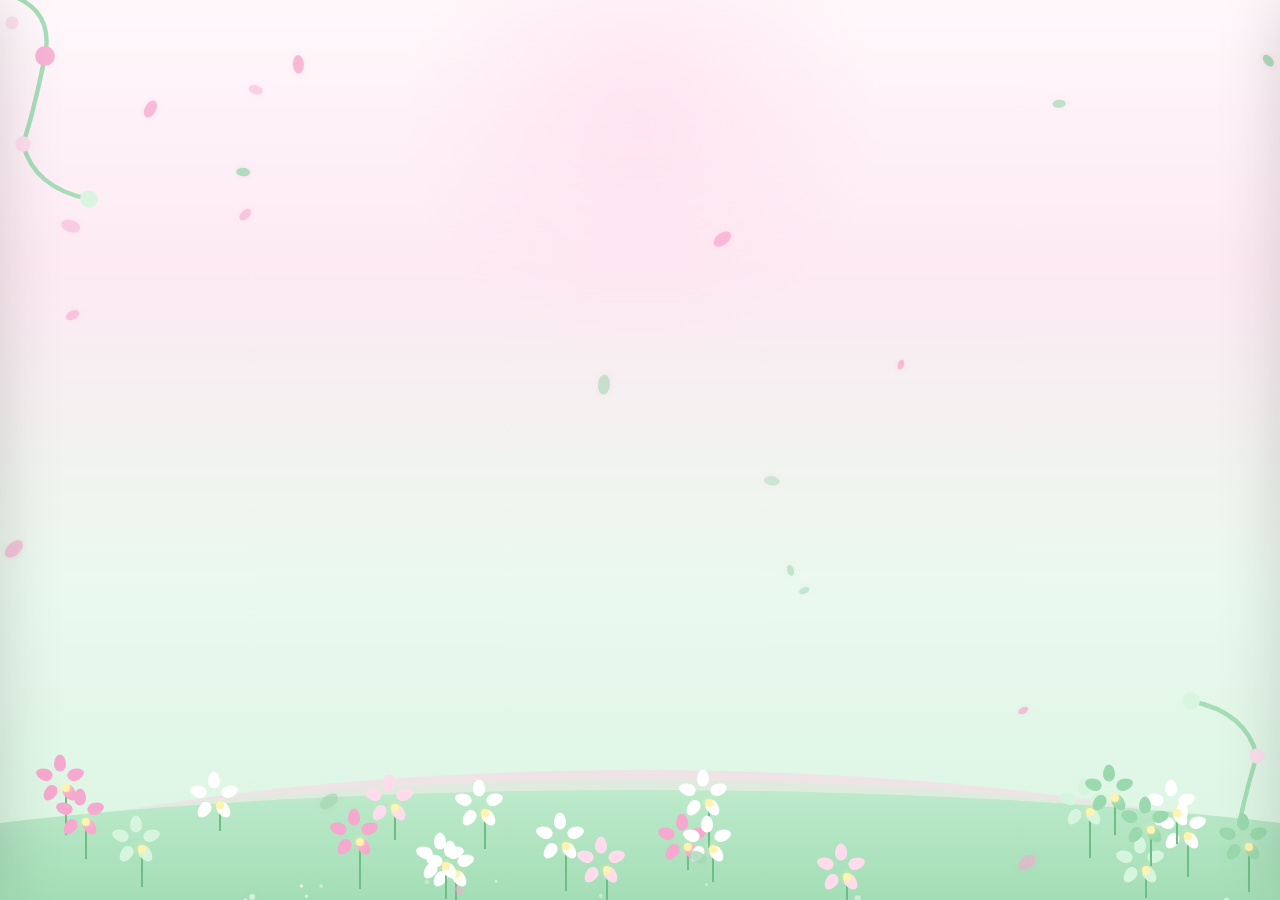
<file: index.html>
<!DOCTYPE html>
<html lang="th">
<head>
    <meta charset="UTF-8">
    <meta name="viewport" content="width=device-width, initial-scale=1.0">
    <title>PORTFOLIO - นางสาวอริสรา  แซ่ตั๊ง</title>
    <link href="https://fonts.googleapis.com/css2?family=Cinzel:wght@500;700&family=Prompt:wght@300;400;500;600&display=swap" rel="stylesheet">
    <link rel="stylesheet" href="https://cdnjs.cloudflare.com/ajax/libs/font-awesome/6.4.0/css/all.min.css">
    <style>
        :root {
            --text-main: #6B4F63;        /* น้ำตาลอมม่วงหวานๆ อ่านง่าย */
            --text-soft: #8C7088;
            --pink-main: #F6A9CE;        /* ชมพูพาสเทลหลัก */
            --pink-light: #FFDCEC;       /* ชมพูอ่อน */
            --pink-glow: rgba(246, 169, 206, 0.35);
            --green-main: #9AD9AE;       /* เขียวพาสเทลหลัก */
            --green-light: #D6F5DE;      /* เขียวอ่อน */
            --green-dark: #6FBE87;
            --sky-bg: linear-gradient(180deg, #FFF8FB 0%, #FDEAF3 30%, #EAF9EE 65%, #D9F5E1 100%);
        }

        * {
            margin: 0;
            padding: 0;
            box-sizing: border-box;
            user-select: none;
        }

        body, html {
            width: 100%;
            height: 100%;
            overflow: hidden;
            font-family: 'Prompt', sans-serif;
            background: var(--sky-bg);
            color: var(--text-main);
            cursor: pointer;
            opacity: 1;
            transition: opacity 0.8s cubic-bezier(0.25, 1, 0.5, 1);
        }

        body.fade-out { opacity: 0; }

        /* ===== ฉากสวนดอกไม้พื้นหลัง ===== */
        .garden-scene {
            position: absolute;
            inset: 0;
            z-index: 1;
            overflow: hidden;
            pointer-events: none;
        }

        .sun-glow {
            position: absolute;
            top: -120px;
            left: 50%;
            transform: translateX(-50%);
            width: 480px;
            height: 480px;
            border-radius: 50%;
            background: radial-gradient(circle, rgba(255, 220, 236, 0.6) 0%, rgba(255, 220, 236, 0) 70%);
        }

        .hill {
            position: absolute;
            bottom: -60px;
            left: 50%;
            transform: translateX(-50%);
            width: 140vw;
            border-radius: 50% 50% 0 0 / 100% 100% 0 0;
        }
        .hill-1 { height: 220px; background: #FBD3E6; opacity: 0.55; bottom: -90px; }
        .hill-2 { height: 190px; background: #D7F2DE; opacity: 0.6; bottom: -70px; width: 150vw; }
        .hill-3 { height: 150px; background: linear-gradient(180deg, #BDEACB 0%, #9AD9AE 100%); bottom: -40px; width: 160vw; }

        .flower-bed { position: absolute; bottom: 0; left: 0; width: 100%; height: 160px; }

        .flower {
            position: absolute;
            width: 30px;
            height: 30px;
            animation: sway 4.5s ease-in-out infinite;
            transform-origin: 50% 100%;
        }
        .petal {
            position: absolute;
            width: 12px;
            height: 17px;
            top: 50%;
            left: 50%;
            border-radius: 50% 50% 50% 50% / 60% 60% 40% 40%;
            transform-origin: 6px 17px;
            margin-left: -6px;
            margin-top: -17px;
        }
        .flower-center {
            position: absolute;
            top: 50%; left: 50%;
            width: 8px; height: 8px;
            border-radius: 50%;
            transform: translate(-50%, -50%);
            background: #FFF3B0;
            box-shadow: 0 0 6px rgba(255, 243, 176, 0.7);
        }
        .stem {
            position: absolute;
            top: 60%; left: 50%;
            width: 2px;
            background: var(--green-dark);
            transform: translateX(-50%);
        }

        @keyframes sway {
            0%, 100% { transform: rotate(-4deg); }
            50% { transform: rotate(4deg); }
        }

        .vine-corner {
            position: absolute;
            width: 220px;
            height: 220px;
            opacity: 0.85;
        }
        .vine-tl { top: -10px; left: -10px; }
        .vine-br { bottom: -10px; right: -10px; transform: rotate(180deg); }

        #particleCanvas {
            position: absolute;
            top: 0;
            left: 0;
            width: 100%;
            height: 100%;
            z-index: 2;
            pointer-events: none;
        }

        /* ===== ประตูเปิดฉากอลังการ ===== */
        #gate-overlay {
            position: fixed;
            inset: 0;
            z-index: 20;
            display: flex;
            pointer-events: none;
        }
        .gate-panel {
            width: 50%;
            height: 100%;
            background:
                radial-gradient(circle at 50% 50%, rgba(255,255,255,0.25) 0%, rgba(255,255,255,0) 60%),
                linear-gradient(135deg, #9AD9AE 0%, #6FBE87 100%);
            position: relative;
            transition: transform 1.3s cubic-bezier(0.7, 0, 0.15, 1);
            box-shadow: 0 0 60px rgba(0,0,0,0.15);
        }
        .gate-panel::before {
            content: '';
            position: absolute;
            inset: 18px;
            border: 2px solid #FFFFFF;
            border-radius: 4px;
            box-shadow: inset 0 0 25px rgba(255,255,255,0.35);
        }
        .gate-panel.left { border-right: 2px solid #FFDCEC; }
        .gate-panel.right { border-left: 2px solid #FFDCEC; }

        .gate-emblem {
            position: fixed;
            top: 50%;
            left: 50%;
            transform: translate(-50%, -50%) scale(1);
            z-index: 21;
            width: 110px;
            height: 110px;
            border-radius: 50%;
            background: radial-gradient(circle, #fff 0%, #FFF0F7 55%, var(--pink-main) 100%);
            display: flex;
            align-items: center;
            justify-content: center;
            box-shadow: 0 0 40px var(--pink-glow), 0 0 80px rgba(154, 217, 174, 0.35);
            transition: opacity 0.9s ease, transform 0.9s ease;
        }
        .gate-emblem i {
            font-size: 2.6rem;
            color: var(--pink-main);
        }

        #gate-overlay.opening .gate-panel.left { transform: translateX(-100%); }
        #gate-overlay.opening .gate-panel.right { transform: translateX(100%); }
        .gate-emblem.hide { opacity: 0; transform: translate(-50%, -50%) scale(1.8); }

        .sparkle-burst {
            position: fixed;
            top: 50%;
            left: 50%;
            width: 4px;
            height: 4px;
            transform: translate(-50%, -50%);
            border-radius: 50%;
            background: #fff;
            box-shadow: 0 0 40px 20px rgba(255,255,255,0.9), 0 0 90px 50px var(--pink-glow);
            z-index: 22;
            opacity: 0;
            pointer-events: none;
        }
        .sparkle-burst.flash {
            animation: burst 0.9s ease-out forwards;
        }
        @keyframes burst {
            0% { opacity: 1; transform: translate(-50%, -50%) scale(0.2); }
            100% { opacity: 0; transform: translate(-50%, -50%) scale(18); }
        }

        /* ===== เนื้อหาหลัก ===== */
        .hero-container {
            position: relative;
            z-index: 3;
            width: 100%;
            height: 100vh;
            display: flex;
            flex-direction: column;
            justify-content: center;
            align-items: center;
            text-align: center;
            padding: 20px;
            opacity: 0;
            transform: scale(0.85);
            transition: opacity 1.1s ease, transform 1.1s cubic-bezier(0.2, 0.8, 0.2, 1);
        }
        .hero-container.reveal {
            opacity: 1;
            transform: scale(1);
        }

        .profile-frame {
            position: relative;
            width: 180px;
            height: 180px;
            margin-bottom: 25px;
            border-radius: 50%;
            padding: 5px;
            background: linear-gradient(135deg, var(--pink-main), #FFFFFF, var(--green-main));
            box-shadow: 0 10px 30px rgba(246, 169, 206, 0.3), 0 5px 15px rgba(154, 217, 174, 0.25);
            transition: transform 0.4s ease, box-shadow 0.4s ease;
        }

        .profile-img {
            width: 100%;
            height: 100%;
            object-fit: cover;
            border-radius: 50%;
            border: 3px solid #FFF;
        }

        .hero-container:hover .profile-frame {
            transform: scale(1.05);
            box-shadow: 0 15px 35px rgba(246, 169, 206, 0.4), 0 8px 20px rgba(154, 217, 174, 0.3);
        }

        .name-th {
            font-size: clamp(2rem, 4.5vw, 3.5rem);
            font-weight: 600;
            color: var(--text-main);
            letter-spacing: 1px;
            margin-bottom: 8px;
            text-shadow: 0 4px 15px rgba(107, 79, 99, 0.08);
        }

        .name-en {
            font-family: 'Cinzel', serif;
            font-size: clamp(0.95rem, 2vw, 1.6rem);
            font-weight: 700;
            color: var(--pink-main);
            letter-spacing: 6px;
            margin-bottom: 28px;
            text-transform: uppercase;
            text-shadow: 0 2px 10px var(--pink-glow);
        }

        .school-badge {
            display: inline-flex;
            align-items: center;
            gap: 10px;
            background: rgba(255, 255, 255, 0.8);
            border: 1px solid var(--green-main);
            backdrop-filter: blur(10px);
            padding: 12px 30px;
            border-radius: 50px;
            font-size: clamp(0.9rem, 1.4vw, 1.15rem);
            color: var(--text-main);
            box-shadow: 0 8px 25px rgba(154, 217, 174, 0.2);
            transition: transform 0.4s ease, box-shadow 0.4s ease, border-color 0.4s ease;
        }

        .school-badge i { color: var(--pink-main); }

        .hero-container:hover .school-badge {
            transform: translateY(-3px);
            border-color: var(--green-dark);
            box-shadow: 0 12px 30px rgba(154, 217, 174, 0.3);
        }

        .scroll-hint {
            position: absolute;
            bottom: 30px;
            display: flex;
            flex-direction: column;
            align-items: center;
            gap: 8px;
            color: var(--pink-main);
            font-family: 'Cinzel', sans-serif;
            font-size: 0.85rem;
            letter-spacing: 3px;
            animation: bounce 2.2s infinite ease-in-out;
        }

        .scroll-hint i { font-size: 1.1rem; color: var(--green-dark); }

        @keyframes bounce {
            0%, 20%, 50%, 80%, 100% { transform: translateY(0); }
            40% { transform: translateY(-8px); }
            60% { transform: translateY(-4px); }
        }
    </style>
</head>
<body>

    <!-- ประตูเปิดฉากอลังการ -->
    <div id="gate-overlay">
        <div class="gate-panel left"></div>
        <div class="gate-panel right"></div>
    </div>
    <div class="gate-emblem"><i class="fa-solid fa-spa"></i></div>
    <div class="sparkle-burst" id="sparkleBurst"></div>

    <!-- ฉากสวนดอกไม้ -->
    <div class="garden-scene">
        <div class="sun-glow"></div>
        <svg class="vine-corner vine-tl" viewBox="0 0 200 200" xmlns="http://www.w3.org/2000/svg">
            <path d="M0,0 Q60,10 50,60 T30,140 Q40,180 90,190" stroke="#9AD9AE" stroke-width="4" fill="none"/>
            <circle cx="50" cy="60" r="9" fill="#F6A9CE"/>
            <circle cx="30" cy="140" r="7" fill="#FFDCEC"/>
            <circle cx="90" cy="190" r="8" fill="#D6F5DE"/>
            <circle cx="20" cy="30" r="6" fill="#FFDCEC"/>
        </svg>
        <svg class="vine-corner vine-br" viewBox="0 0 200 200" xmlns="http://www.w3.org/2000/svg">
            <path d="M0,0 Q60,10 50,60 T30,140 Q40,180 90,190" stroke="#9AD9AE" stroke-width="4" fill="none"/>
            <circle cx="50" cy="60" r="9" fill="#F6A9CE"/>
            <circle cx="30" cy="140" r="7" fill="#FFDCEC"/>
            <circle cx="90" cy="190" r="8" fill="#D6F5DE"/>
            <circle cx="20" cy="30" r="6" fill="#FFDCEC"/>
        </svg>
        <div class="hill hill-1"></div>
        <div class="hill hill-2"></div>
        <div class="hill hill-3"></div>
        <div class="flower-bed" id="flowerBed"></div>
    </div>

    <canvas id="particleCanvas"></canvas>

    <div class="hero-container" id="heroContainer">
        <div class="profile-frame">
            <img src="Parn.jpg" alt="นางสาวอริสรา แซ่ตั๊ง" class="profile-img">
        </div>

        <h1 class="name-th">นางสาวอริสรา แซ่ตั๊ง</h1>
        <div class="name-en">ARISARA SAETANG</div>

        <div class="school-badge">
            <i class="fa-solid fa-graduation-cap"></i>
            <span>โรงเรียนบ้านบึง "อุตสาหกรรมนุเคราะห์"</span>
        </div>

        <div class="scroll-hint">
            <span>CLICK OR SCROLL TO ENTER</span>
            <i class="fa-solid fa-chevron-down"></i>
        </div>
    </div>

    <script>
        /* ---------- สร้างดอกไม้พื้นหลัง ---------- */
        const flowerColors = ['#F6A9CE', '#FFDCEC', '#FFFFFF', '#9AD9AE', '#D6F5DE'];
        const flowerBed = document.getElementById('flowerBed');
        const flowerCount = 22;
        for (let i = 0; i < flowerCount; i++) {
            const flower = document.createElement('div');
            flower.className = 'flower';
            const size = 22 + Math.random() * 26;
            const left = Math.random() * 100;
            const bottom = Math.random() * 90;
            const delay = Math.random() * 3;
            const duration = 3.5 + Math.random() * 3;
            const color = flowerColors[Math.floor(Math.random() * flowerColors.length)];

            flower.style.width = size + 'px';
            flower.style.height = size + 'px';
            flower.style.left = left + '%';
            flower.style.bottom = bottom + 'px';
            flower.style.animationDelay = delay + 's';
            flower.style.animationDuration = duration + 's';

            const stem = document.createElement('div');
            stem.className = 'stem';
            stem.style.height = (size * 0.9) + 'px';
            flower.appendChild(stem);

            for (let p = 0; p < 5; p++) {
                const petal = document.createElement('div');
                petal.className = 'petal';
                petal.style.background = color;
                petal.style.transform = `translate(-50%,-50%) rotate(${p * 72}deg) translateY(-8px)`;
                flower.appendChild(petal);
            }
            const center = document.createElement('div');
            center.className = 'flower-center';
            flower.appendChild(center);

            flowerBed.appendChild(flower);
        }

        /* ---------- อนุภาคกลีบดอกไม้ + ประกายลอย ---------- */
        const canvas = document.getElementById('particleCanvas');
        const ctx = canvas.getContext('2d');
        let particles = [];

        function resizeCanvas() { canvas.width = window.innerWidth; canvas.height = window.innerHeight; }
        window.addEventListener('resize', resizeCanvas);
        resizeCanvas();

        class Petal {
            constructor() { this.reset(true); }
            reset(initial) {
                this.x = Math.random() * canvas.width;
                this.y = initial ? Math.random() * canvas.height : -20;
                this.size = Math.random() * 6 + 5;
                this.speedY = Math.random() * 0.6 + 0.3;
                this.speedX = Math.random() * 0.6 - 0.3;
                this.angle = Math.random() * Math.PI * 2;
                this.spin = (Math.random() - 0.5) * 0.03;
                this.alpha = Math.random() * 0.4 + 0.4;
                this.color = Math.random() > 0.5 ? `rgba(246,169,206,${this.alpha})` : `rgba(154,217,174,${this.alpha})`;
            }
            update() {
                this.y += this.speedY;
                this.x += this.speedX + Math.sin(this.y * 0.02) * 0.3;
                this.angle += this.spin;
                if (this.y > canvas.height + 20) this.reset(false);
            }
            draw() {
                ctx.save();
                ctx.translate(this.x, this.y);
                ctx.rotate(this.angle);
                ctx.beginPath();
                ctx.ellipse(0, 0, this.size, this.size * 0.6, 0, 0, Math.PI * 2);
                ctx.fillStyle = this.color;
                ctx.shadowBlur = 6;
                ctx.shadowColor = 'rgba(246,169,206,0.3)';
                ctx.fill();
                ctx.restore();
            }
        }

        class Sparkle {
            constructor() { this.reset(); }
            reset() {
                this.x = Math.random() * canvas.width;
                this.y = canvas.height + Math.random() * 80;
                this.radius = Math.random() * 2.2 + 1;
                this.speedY = Math.random() * 0.35 + 0.12;
                this.alpha = Math.random() * 0.5 + 0.25;
            }
            update() { this.y -= this.speedY; if (this.y < -10) this.reset(); }
            draw() {
                ctx.beginPath();
                ctx.arc(this.x, this.y, this.radius, 0, Math.PI * 2);
                ctx.fillStyle = `rgba(255,255,255,${this.alpha})`;
                ctx.shadowBlur = 8;
                ctx.shadowColor = 'rgba(154,217,174,0.4)';
                ctx.fill();
            }
        }

        for (let i = 0; i < 22; i++) particles.push(new Petal());
        for (let i = 0; i < 35; i++) particles.push(new Sparkle());

        function animate() {
            ctx.clearRect(0, 0, canvas.width, canvas.height);
            particles.forEach(p => { p.update(); p.draw(); });
            requestAnimationFrame(animate);
        }
        animate();

        /* ---------- ฉากเปิดอลังการ ---------- */
        const gateOverlay = document.getElementById('gate-overlay');
        const gateEmblem = document.querySelector('.gate-emblem');
        const sparkleBurst = document.getElementById('sparkleBurst');
        const heroContainer = document.getElementById('heroContainer');

        window.addEventListener('load', () => {
            setTimeout(() => {
                sparkleBurst.classList.add('flash');
                gateEmblem.classList.add('hide');
                gateOverlay.classList.add('opening');
            }, 700);

            setTimeout(() => {
                heroContainer.classList.add('reveal');
            }, 1250);

            setTimeout(() => {
                gateOverlay.style.display = 'none';
            }, 2200);
        });

        /* ---------- นำทางไปหน้าถัดไป ---------- */
        let isTransitioning = false;
        let introDone = false;
        setTimeout(() => { introDone = true; }, 2200);

        function goToNextPage() {
            if (isTransitioning || !introDone) return;
            isTransitioning = true;
            document.body.classList.add('fade-out');
            setTimeout(() => {
                window.location.href = 'portfolio.html';
            }, 750);
        }

        window.addEventListener('click', goToNextPage);
        window.addEventListener('wheel', goToNextPage);
        window.addEventListener('touchend', goToNextPage);
    </script>
</body>
</html>
</file>
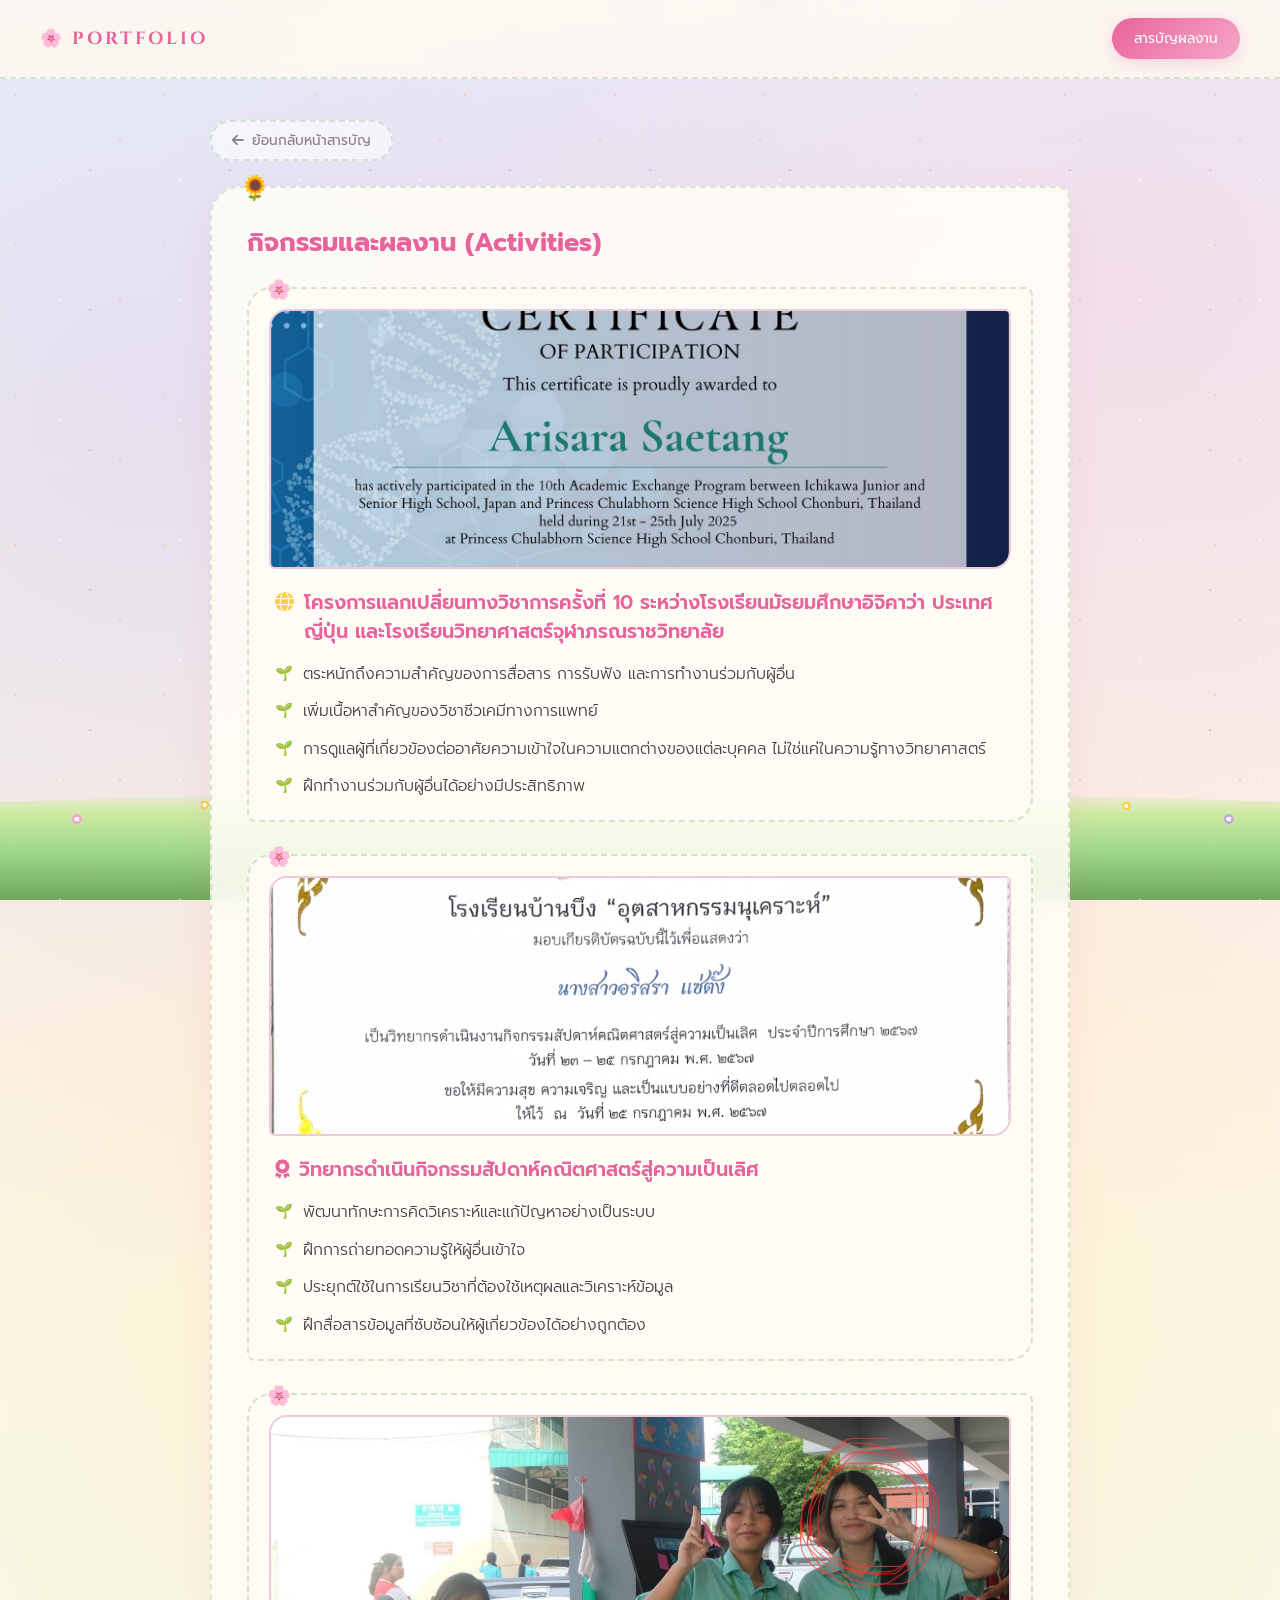
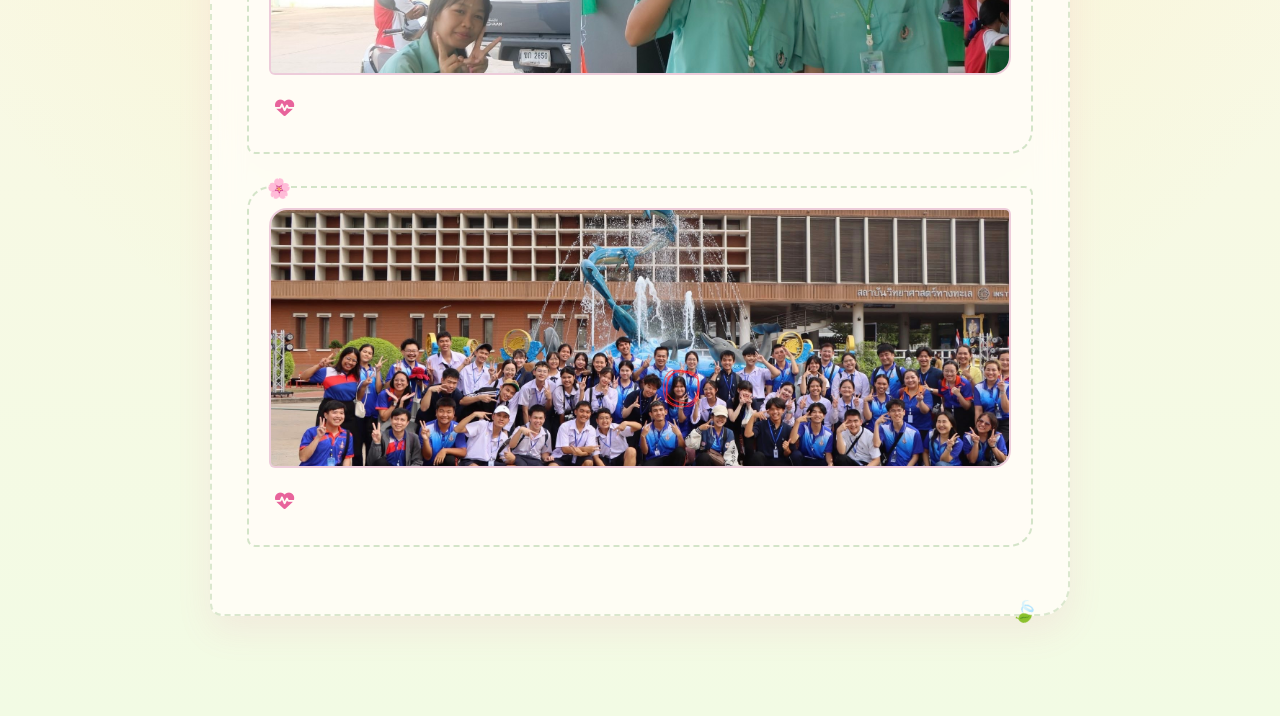
<file: activities.html>
<!DOCTYPE html>
<html lang="th">
<head>
    <meta charset="UTF-8">
    <meta name="viewport" content="width=device-width, initial-scale=1.0">
    <title>กิจกรรมและผลงาน - PORTFOLIO</title>
    <link href="https://fonts.googleapis.com/css2?family=Cinzel:wght@500;700&family=Prompt:wght@300;400;500;600&display=swap" rel="stylesheet">
    <link rel="stylesheet" href="https://cdnjs.cloudflare.com/ajax/libs/font-awesome/6.4.0/css/all.min.css">
    <link rel="stylesheet" href="stlye.css">
    <style>
        .activity-card {
            background: rgba(255, 253, 246, 0.85);
            border: 2px dashed rgba(111, 168, 92, 0.3);
            border-radius: 24px 8px 24px 8px;
            padding: 20px;
            margin-bottom: 32px;
            display: flex;
            flex-direction: column;
            gap: 16px;
            position: relative;
            transition: transform 0.3s ease, box-shadow 0.3s ease;
        }
        .activity-card:hover {
            transform: translateY(-2px);
            box-shadow: 0 12px 25px rgba(232, 99, 155, 0.12);
        }
        .activity-card::before {
            content: "🌸";
            position: absolute;
            top: -14px;
            left: 18px;
            font-size: 1.2rem;
        }
        .activity-img {
            width: 100%;
            height: 260px;
            object-fit: cover;
            border-radius: 18px 6px 18px 6px;
            border: 2px solid rgba(232, 99, 155, 0.25);
            background-color: #eee;
            cursor: pointer;
            transition: transform 0.3s ease, box-shadow 0.3s ease;
        }
        .activity-img:hover {
            transform: scale(1.02);
            box-shadow: 0 10px 24px rgba(0, 0, 0, 0.15);
        }
        .activity-details {
            padding: 4px 6px 0;
        }
        .activity-details h3 {
            font-size: 1.2rem;
            font-weight: 600;
            line-height: 1.5;
            color: var(--primary);
            margin-bottom: 14px;
            display: flex;
            align-items: flex-start;
            gap: 10px;
        }
        .activity-details h3 i {
            margin-top: 4px;
        }
        .activity-details p {
            font-size: 1rem;
            font-weight: 300;
            color: var(--text-main);
            line-height: 1.8;
        }
        .cert-list {
            list-style: none;
            display: flex;
            flex-direction: column;
            gap: 10px;
        }
        .cert-list li {
            font-size: 0.98rem;
            font-weight: 300;
            color: var(--text-main);
            line-height: 1.75;
            padding-left: 28px;
            position: relative;
        }
        .cert-list li::before {
            content: "🌱";
            position: absolute;
            left: 0;
            top: 0;
            font-size: 0.9rem;
        }

        /* --- Modal ป๊อปอัพเต็มจอแบบ สมูท --- */
        .image-modal {
            display: none;
            position: fixed;
            z-index: 9999;
            left: 0;
            top: 0;
            width: 100%;
            height: 100%;
            background-color: rgba(0, 0, 0, 0.85);
            backdrop-filter: blur(8px);
            justify-content: center;
            align-items: center;
            opacity: 0;
            transition: opacity 0.35s ease;
        }
        .image-modal.show {
            display: flex;
            opacity: 1;
        }
        .modal-content {
            max-width: 90%;
            max-height: 85vh;
            border-radius: 14px;
            box-shadow: 0 10px 30px rgba(0, 0, 0, 0.5);
            transform: scale(0.8);
            transition: transform 0.35s cubic-bezier(0.175, 0.885, 0.32, 1.275);
            object-fit: contain;
        }
        .image-modal.show .modal-content {
            transform: scale(1);
        }
        .close-modal {
            position: absolute;
            top: 20px;
            right: 30px;
            color: #fff;
            font-size: 32px;
            font-weight: bold;
            cursor: pointer;
            transition: color 0.2s;
        }
        .close-modal:hover {
            color: var(--accent-gold, #c5a059);
        }

        @media (max-width: 600px) {
            .activity-img {
                height: 200px;
            }
        }
    </style>
</head>
<body>
    <canvas id="particleCanvas"></canvas>
    <header>
        <a href="index.html" class="brand-logo">PORTFOLIO</a>
        <a href="portfolio.html" class="action-btn">สารบัญผลงาน</a>
    </header>

    <div class="main-wrapper">
        <div class="page-container">
            <a href="portfolio.html" class="btn-back"><i class="fa-solid fa-arrow-left"></i> ย้อนกลับหน้าสารบัญ</a>
            
            <div class="content-card-box">
                <h2 style="color: var(--primary); margin-bottom: 25px; font-size: 1.6rem;">กิจกรรมและผลงาน (Activities)</h2>
                
                <!-- กิจกรรมที่ 1 -->
                <div class="activity-card">
                    <img src="IMG_6363.jpeg" alt="โครงการแลกเปลี่ยนทางวิชาการครั้งที่ 10 ระหว่างโรงเรียนมัธยมศึกษาอิจิคาว่า ประเทศญี่ปุ่น และโรงเรียนวิทยาศาสตร์จุฬาภรณราชวิทยาลัย" class="activity-img clickable-img">
                    <div class="activity-details">
                        <h3><i class="fa-solid fa-globe" style="color: var(--accent-gold);"></i> โครงการแลกเปลี่ยนทางวิชาการครั้งที่ 10 ระหว่างโรงเรียนมัธยมศึกษาอิจิคาว่า ประเทศญี่ปุ่น และโรงเรียนวิทยาศาสตร์จุฬาภรณราชวิทยาลัย</h3>
                        <ul class="cert-list">
                            <li>ตระหนักถึงความสำคัญของการสื่อสาร การรับฟัง และการทำงานร่วมกับผู้อื่น</li>
                            <li>เพิ่มเนื้อหาสำคัญของวิชาชีวเคมีทางการแพทย์</li>
                            <li>การดูแลผู้ที่เกี่ยวข้องต่ออาศัยความเข้าใจในความแตกต่างของแต่ละบุคคล ไม่ใช่แค่ในความรู้ทางวิทยาศาสตร์</li>
                            <li>ฝึกทำงานร่วมกับผู้อื่นได้อย่างมีประสิทธิภาพ</li>
                        </ul>
                    </div>
                </div>

                <!-- กิจกรรมที่ 2 -->
                <div class="activity-card">
                    <img src="IMG_3820.jpeg" alt="วิทยากรดำเนินกิจกรรมสัปดาห์คณิตศาสตร์สู่ความเป็นเลิศ" class="activity-img clickable-img">
                    <div class="activity-details">
                        <h3><i class="fa-solid fa-award" style="color: var(--primary);"></i> วิทยากรดำเนินกิจกรรมสัปดาห์คณิตศาสตร์สู่ความเป็นเลิศ</h3>
                        <ul class="cert-list">
                            <li>พัฒนาทักษะการคิดวิเคราะห์และแก้ปัญหาอย่างเป็นระบบ</li>
                            <li>ฝึกการถ่ายทอดความรู้ให้ผู้อื่นเข้าใจ</li>
                            <li>ประยุกต์ใช้ในการเรียนวิชาที่ต้องใช้เหตุผลและวิเคราะห์ข้อมูล</li>
                            <li>ฝึกสื่อสารข้อมูลที่ซับซ้อนให้ผู้เกี่ยวข้องได้อย่างถูกต้อง</li>
                        </ul>
                    </div>
                </div>

                <!-- กิจกรรมที่ 3 -->
                <div class="activity-card">
                    <img src="IMG_7034.jpeg" alt="ภาพประกอบกิจกรรมที่ 1" class="activity-img clickable-img">
                    <div class="activity-details">
                        <h3><i class="fa-solid fa-heart-pulse" style="color: var(--primary);"></i> 
                    </div>
                </div>

                <!-- กิจกรรมที่ 3 -->
                <div class="activity-card">
                    <img src="IMG_4582.jpeg" alt="ภาพประกอบกิจกรรมที่ 2" class="activity-img clickable-img">
                    <div class="activity-details">
                        <h3><i class="fa-solid fa-heart-pulse" style="color: var(--primary);"></i>   
                    </div>
                </div>

            </div>
        </div>
    </div>

            </div>
        </div>
    </div>

    <!-- Modal สำหรับแสดงรูปเต็มจอ -->
    <div id="imageModal" class="image-modal">
        <span class="close-modal">&times;</span>
        <img class="modal-content" id="imgFull">
    </div>

    <script>
        // Particle Background Effect (falling flower petals)
        const canvas = document.getElementById('particleCanvas');
        const ctx = canvas.getContext('2d');
        let particles = [];
        function resizeCanvas() { canvas.width = window.innerWidth; canvas.height = window.innerHeight; }
        window.addEventListener('resize', resizeCanvas); resizeCanvas();
        class Particle {
            constructor() { this.reset(); }
            reset() {
                this.x = Math.random() * canvas.width;
                this.y = -Math.random() * canvas.height * 0.3;
                this.size = Math.random() * 6 + 5;
                this.speedY = Math.random() * 0.6 + 0.3;
                this.swaySpeed = Math.random() * 0.02 + 0.01;
                this.swayAmp = Math.random() * 40 + 20;
                this.angle = Math.random() * Math.PI * 2;
                this.rotation = Math.random() * Math.PI * 2;
                this.rotationSpeed = (Math.random() - 0.5) * 0.03;
                this.alpha = Math.random() * 0.4 + 0.45;
                this.color = ['#f6a6c9', '#ffcd4a', '#c9a8e0', '#ffffff'][Math.floor(Math.random() * 4)];
            }
            update() {
                this.y += this.speedY;
                this.angle += this.swaySpeed;
                this.rotation += this.rotationSpeed;
                if (this.y > canvas.height + 20) this.reset();
            }
            draw() {
                const sway = Math.sin(this.angle) * this.swayAmp;
                ctx.save();
                ctx.translate(this.x + sway, this.y);
                ctx.rotate(this.rotation);
                ctx.globalAlpha = this.alpha;
                ctx.beginPath();
                ctx.ellipse(0, 0, this.size, this.size * 0.6, 0, 0, Math.PI * 2);
                ctx.fillStyle = this.color;
                ctx.shadowBlur = 6;
                ctx.shadowColor = 'rgba(246, 166, 201, 0.5)';
                ctx.fill();
                ctx.restore();
            }
        }
        for (let i = 0; i < 45; i++) particles.push(new Particle());
        function animate() { ctx.clearRect(0, 0, canvas.width, canvas.height); particles.forEach(p => { p.update(); p.draw(); }); requestAnimationFrame(animate); }
        animate();

        // Modal Fullscreen Script (กดแล้วรูปขยายเต็มจอแบบ สมูท)
        const modal = document.getElementById('imageModal');
        const modalImg = document.getElementById('imgFull');
        const closeModal = document.querySelector('.close-modal');

        document.querySelectorAll('.clickable-img').forEach(img => {
            img.addEventListener('click', function() {
                modal.style.display = 'flex';
                setTimeout(() => { modal.classList.add('show'); }, 10);
                modalImg.src = this.src;
            });
        });

        function hideModal() {
            modal.classList.remove('show');
            setTimeout(() => { modal.style.display = 'none'; }, 350);
        }

        closeModal.addEventListener('click', hideModal);
        modal.addEventListener('click', function(e) {
            if (e.target === modal) hideModal();
        });
    </script>
</body>
</html>
</file>
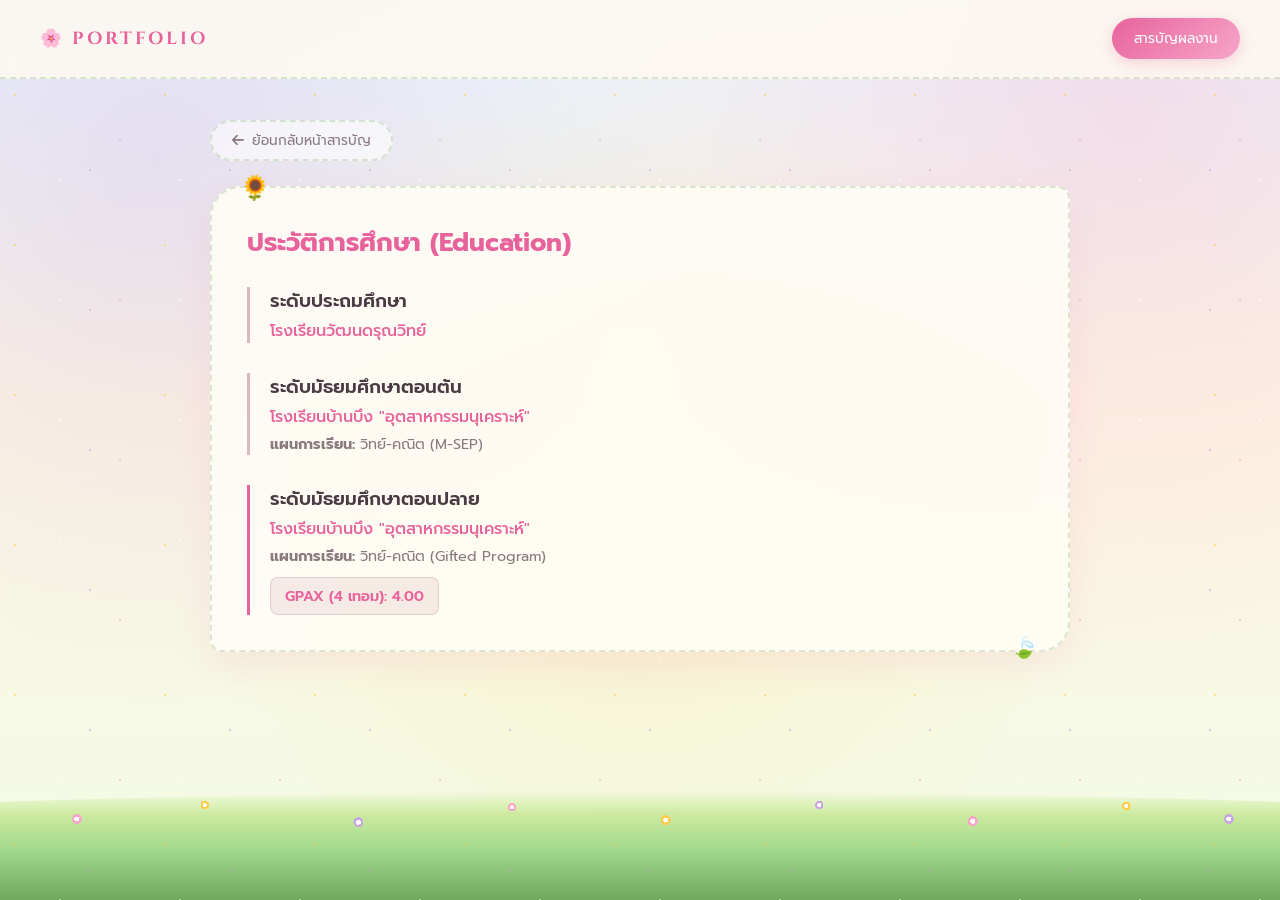
<file: education.html>
<!DOCTYPE html>
<html lang="th">
<head>
    <meta charset="UTF-8">
    <meta name="viewport" content="width=device-width, initial-scale=1.0">
    <title>ประวัติการศึกษา - PORTFOLIO</title>
    <link href="https://fonts.googleapis.com/css2?family=Cinzel:wght@500;700&family=Prompt:wght@300;400;500;600&display=swap" rel="stylesheet">
    <link rel="stylesheet" href="https://cdnjs.cloudflare.com/ajax/libs/font-awesome/6.4.0/css/all.min.css">
    <link rel="stylesheet" href="stlye.css">
</head>
<body>
    <canvas id="particleCanvas"></canvas>
    <header>
        <a href="index.html" class="brand-logo">PORTFOLIO</a>
        <a href="portfolio.html" class="action-btn">สารบัญผลงาน</a>
    </header>

    <div class="main-wrapper">
        <div class="page-container">
            <a href="portfolio.html" class="btn-back"><i class="fa-solid fa-arrow-left"></i> ย้อนกลับหน้าสารบัญ</a>
            
            <div class="content-card-box">
                <h2 style="color: var(--primary); margin-bottom: 25px; font-size: 1.6rem;">ประวัติการศึกษา (Education)</h2>
                
                <!-- ประถมศึกษา -->
                <div style="border-left: 3px solid rgba(140, 36, 67, 0.3); padding-left: 20px; margin-bottom: 30px;">
                    <h3 style="font-size: 1.15rem; color: var(--text-main); font-weight: 600;">ระดับประถมศึกษา</h3>
                    <p style="font-weight: 500; color: var(--primary); margin-top: 4px;">โรงเรียนวัฒนดรุณวิทย์</p>
                    <p style="font-size: 0.9rem; color: var(--text-muted); margin-top: 4px;">
                        
                    </p>
                </div>

                  <!-- มัธยมศึกษาตอนต้น -->
                <div style="border-left: 3px solid rgba(140, 36, 67, 0.3); padding-left: 20px; margin-bottom: 30px;">
                    <h3 style="font-size: 1.15rem; color: var(--text-main); font-weight: 600;">ระดับมัธยมศึกษาตอนต้น</h3>
                    <p style="font-weight: 500; color: var(--primary); margin-top: 4px;">โรงเรียนบ้านบึง "อุตสาหกรรมนุเคราะห์"</p>
                    <p style="font-size: 0.9rem; color: var(--text-muted); margin-top: 4px;">
                        <strong>แผนการเรียน:</strong> วิทย์-คณิต (M-SEP)
                    </p>
                </div>


                <!-- มัธยมศึกษาตอนปลาย -->
                <div style="border-left: 3px solid var(--primary); padding-left: 20px;">
                    <h3 style="font-size: 1.15rem; color: var(--text-main); font-weight: 600;">ระดับมัธยมศึกษาตอนปลาย</h3>
                    <p style="font-weight: 500; color: var(--primary); margin-top: 4px;">โรงเรียนบ้านบึง "อุตสาหกรรมนุเคราะห์"</p>
                    <p style="font-size: 0.9rem; color: var(--text-muted); margin-top: 4px;">
                        <strong>แผนการเรียน:</strong> วิทย์-คณิต (Gifted Program)
                    </p>
                    <div style="margin-top: 10px; display: inline-block; background: rgba(140, 36, 67, 0.08); padding: 6px 14px; border-radius: 8px; border: 1px solid rgba(140, 36, 67, 0.15);">
                        <span style="font-size: 0.9rem; color: var(--primary); font-weight: 600;">GPAX (4 เทอม): 4.00</span>
                    </div>
                </div>
            </div>
        </div>
    </div>

    <script>
        const canvas = document.getElementById('particleCanvas');
        const ctx = canvas.getContext('2d');
        let particles = [];
        function resizeCanvas() { canvas.width = window.innerWidth; canvas.height = window.innerHeight; }
        window.addEventListener('resize', resizeCanvas); resizeCanvas();
        class Particle {
            constructor() { this.reset(); }
            reset() { this.x = Math.random() * canvas.width; this.y = canvas.height + Math.random() * 100; this.radius = Math.random() * 2.5 + 1; this.speedY = Math.random() * 0.4 + 0.15; this.alpha = Math.random() * 0.5 + 0.2; }
            update() { this.y -= this.speedY; if (this.y < -10) this.reset(); }
            draw() { ctx.beginPath(); ctx.arc(this.x, this.y, this.radius, 0, Math.PI * 2); ctx.fillStyle = `rgba(255, 255, 255, ${this.alpha})`; ctx.shadowBlur = 8; ctx.shadowColor = 'rgba(197, 160, 89, 0.4)'; ctx.fill(); }
        }
        for (let i = 0; i < 45; i++) particles.push(new Particle());
        function animate() { ctx.clearRect(0, 0, canvas.width, canvas.height); particles.forEach(p => { p.update(); p.draw(); }); requestAnimationFrame(animate); }
        animate();
    </script>
</body>
</html>
</file>
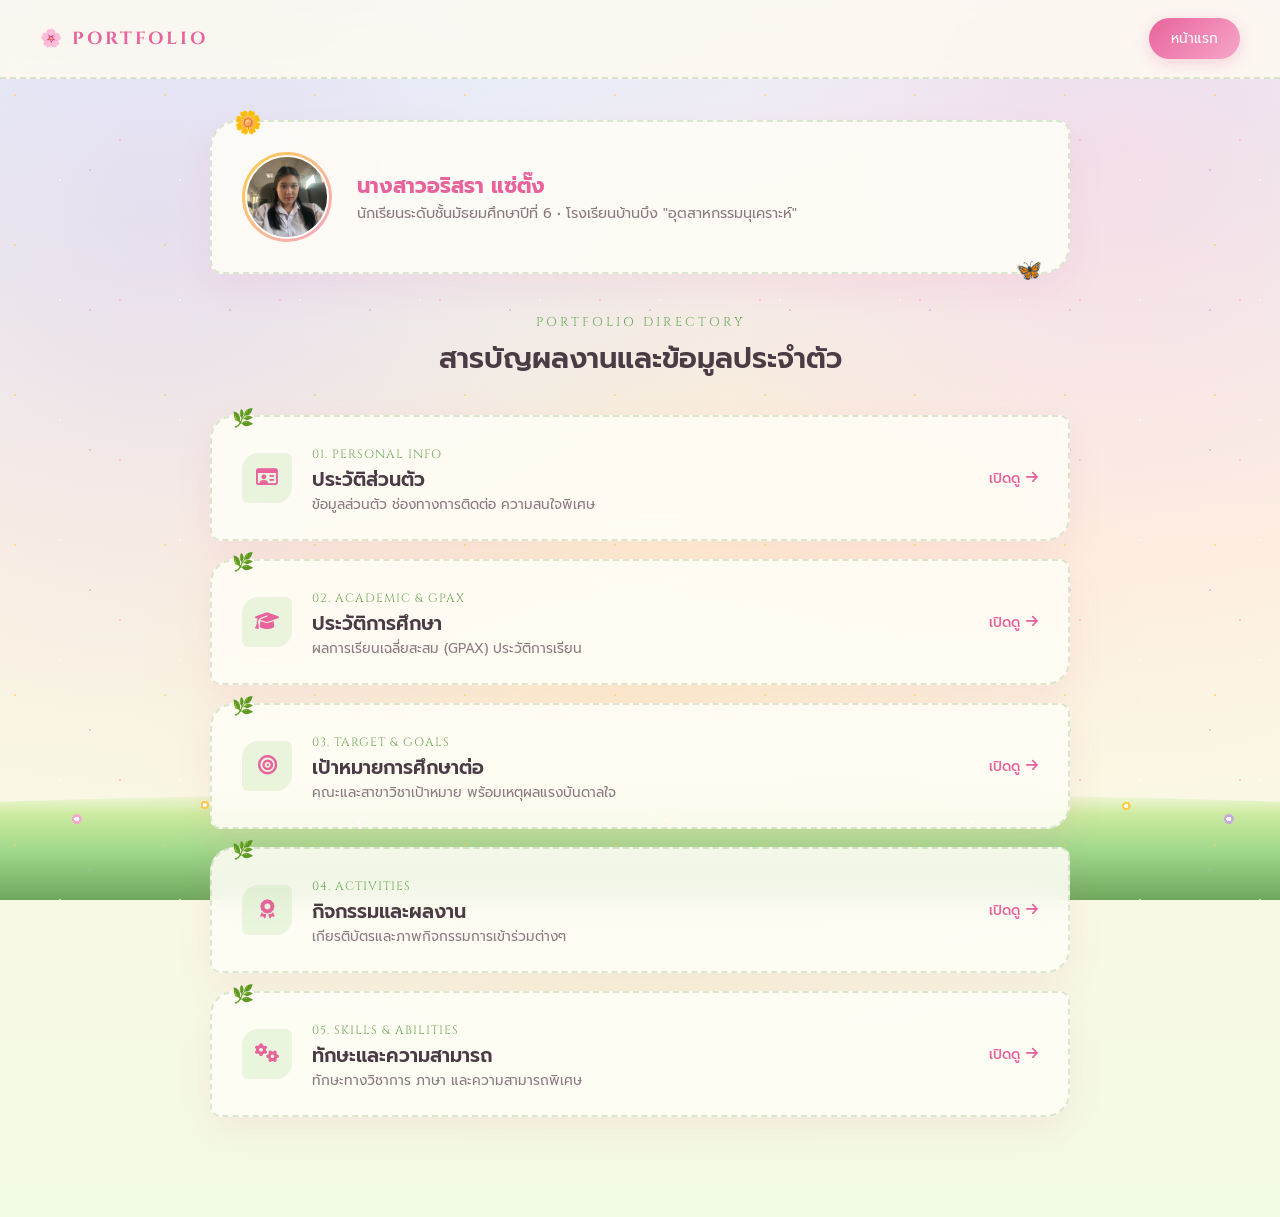
<file: portfolio.html>
<!DOCTYPE html>
<html lang="th">
<head>
    <meta charset="UTF-8">
    <meta name="viewport" content="width=device-width, initial-scale=1.0">
    <title>สารบัญผลงาน - PORTFOLIO</title>
    <link href="https://fonts.googleapis.com/css2?family=Cinzel:wght@500;700&family=Prompt:wght@300;400;500;600&display=swap" rel="stylesheet">
    <link rel="stylesheet" href="https://cdnjs.cloudflare.com/ajax/libs/font-awesome/6.4.0/css/all.min.css">
    <link rel="stylesheet" href="stlye.css">
</head>
<body>
    <canvas id="particleCanvas"></canvas>

    <header>
        <a href="index.html" class="brand-logo">PORTFOLIO</a>
        <a href="index.html" class="action-btn">หน้าแรก</a>
    </header>

    <div class="main-wrapper">
        <div class="page-container">
            <!-- Profile Card -->
            <div class="profile-card-header">
                <div class="profile-img-wrap">
                    <!-- อัปเดตไฟล์รูปตรงนี้เป็น Parn.jpg -->
                    <img src="Parn.jpg" alt="นางสาวอริสรา แซ่ตั๊ง">
                </div>
                <div>
                    <h3 style="font-size: 1.3rem; color: var(--primary);">นางสาวอริสรา แซ่ตั๊ง</h3>
                    <p style="color: var(--text-muted); font-size: 0.9rem;">นักเรียนระดับชั้นมัธยมศึกษาปีที่ 6 • โรงเรียนบ้านบึง "อุตสาหกรรมนุเคราะห์"</p>
                </div>
            </div>

            <div class="section-title-wrap">
                <span class="section-tag">PORTFOLIO DIRECTORY</span>
                <h2 class="section-main-title">สารบัญผลงานและข้อมูลประจำตัว</h2>
            </div>

            <!-- Grid Menu Cards -->
            <div class="directory-grid">
                <a href="profile.html" class="menu-card">
                    <div class="card-left">
                        <div class="card-icon-box"><i class="fa-regular fa-id-card"></i></div>
                        <div>
                            <span class="card-num">01. PERSONAL INFO</span>
                            <h3 class="card-title">ประวัติส่วนตัว</h3>
                            <p class="card-desc">ข้อมูลส่วนตัว ช่องทางการติดต่อ ความสนใจพิเศษ</p>
                        </div>
                    </div>
                    <div class="card-action-link">เปิดดู <i class="fa-solid fa-arrow-right"></i></div>
                </a>

                <a href="education.html" class="menu-card">
                    <div class="card-left">
                        <div class="card-icon-box"><i class="fa-solid fa-graduation-cap"></i></div>
                        <div>
                            <span class="card-num">02. ACADEMIC & GPAX</span>
                            <h3 class="card-title">ประวัติการศึกษา</h3>
                            <p class="card-desc">ผลการเรียนเฉลี่ยสะสม (GPAX) ประวัติการเรียน</p>
                        </div>
                    </div>
                    <div class="card-action-link">เปิดดู <i class="fa-solid fa-arrow-right"></i></div>
                </a>

                <a href="target.html" class="menu-card">
                    <div class="card-left">
                        <div class="card-icon-box"><i class="fa-solid fa-bullseye"></i></div>
                        <div>
                            <span class="card-num">03. TARGET & GOALS</span>
                            <h3 class="card-title">เป้าหมายการศึกษาต่อ</h3>
                            <p class="card-desc">คณะและสาขาวิชาเป้าหมาย พร้อมเหตุผลแรงบันดาลใจ</p>
                        </div>
                    </div>
                    <div class="card-action-link">เปิดดู <i class="fa-solid fa-arrow-right"></i></div>
                </a>

                <a href="activities.html" class="menu-card">
                    <div class="card-left">
                        <div class="card-icon-box"><i class="fa-solid fa-award"></i></div>
                        <div>
                            <span class="card-num">04. ACTIVITIES</span>
                            <h3 class="card-title">กิจกรรมและผลงาน</h3>
                            <p class="card-desc">เกียรติบัตรและภาพกิจกรรมการเข้าร่วมต่างๆ</p>
                        </div>
                    </div>
                    <div class="card-action-link">เปิดดู <i class="fa-solid fa-arrow-right"></i></div>
                </a>

                <a href="skills.html" class="menu-card">
                    <div class="card-left">
                        <div class="card-icon-box"><i class="fa-solid fa-gears"></i></div>
                        <div>
                            <span class="card-num">05. SKILLS & ABILITIES</span>
                            <h3 class="card-title">ทักษะและความสามารถ</h3>
                            <p class="card-desc">ทักษะทางวิชาการ ภาษา และความสามารถพิเศษ</p>
                        </div>
                    </div>
                    <div class="card-action-link">เปิดดู <i class="fa-solid fa-arrow-right"></i></div>
                </a>
            </div>
        </div>
    </div>

    <script>
        const canvas = document.getElementById('particleCanvas');
        const ctx = canvas.getContext('2d');
        let particles = [];
        function resizeCanvas() { canvas.width = window.innerWidth; canvas.height = window.innerHeight; }
        window.addEventListener('resize', resizeCanvas); resizeCanvas();
        class Particle {
            constructor() { this.reset(); }
            reset() {
                this.x = Math.random() * canvas.width;
                this.y = canvas.height + Math.random() * 100;
                this.radius = Math.random() * 2.5 + 1;
                this.speedY = Math.random() * 0.4 + 0.15;
                this.alpha = Math.random() * 0.5 + 0.2;
            }
            update() { this.y -= this.speedY; if (this.y < -10) this.reset(); }
            draw() {
                ctx.beginPath(); ctx.arc(this.x, this.y, this.radius, 0, Math.PI * 2);
                ctx.fillStyle = `rgba(255, 255, 255, ${this.alpha})`;
                ctx.shadowBlur = 8; ctx.shadowColor = 'rgba(197, 160, 89, 0.4)'; ctx.fill();
            }
        }
        for (let i = 0; i < 45; i++) particles.push(new Particle());
        function animate() { ctx.clearRect(0, 0, canvas.width, canvas.height); particles.forEach(p => { p.update(); p.draw(); }); requestAnimationFrame(animate); }
        animate();
    </script>
</body>
</html>
</file>
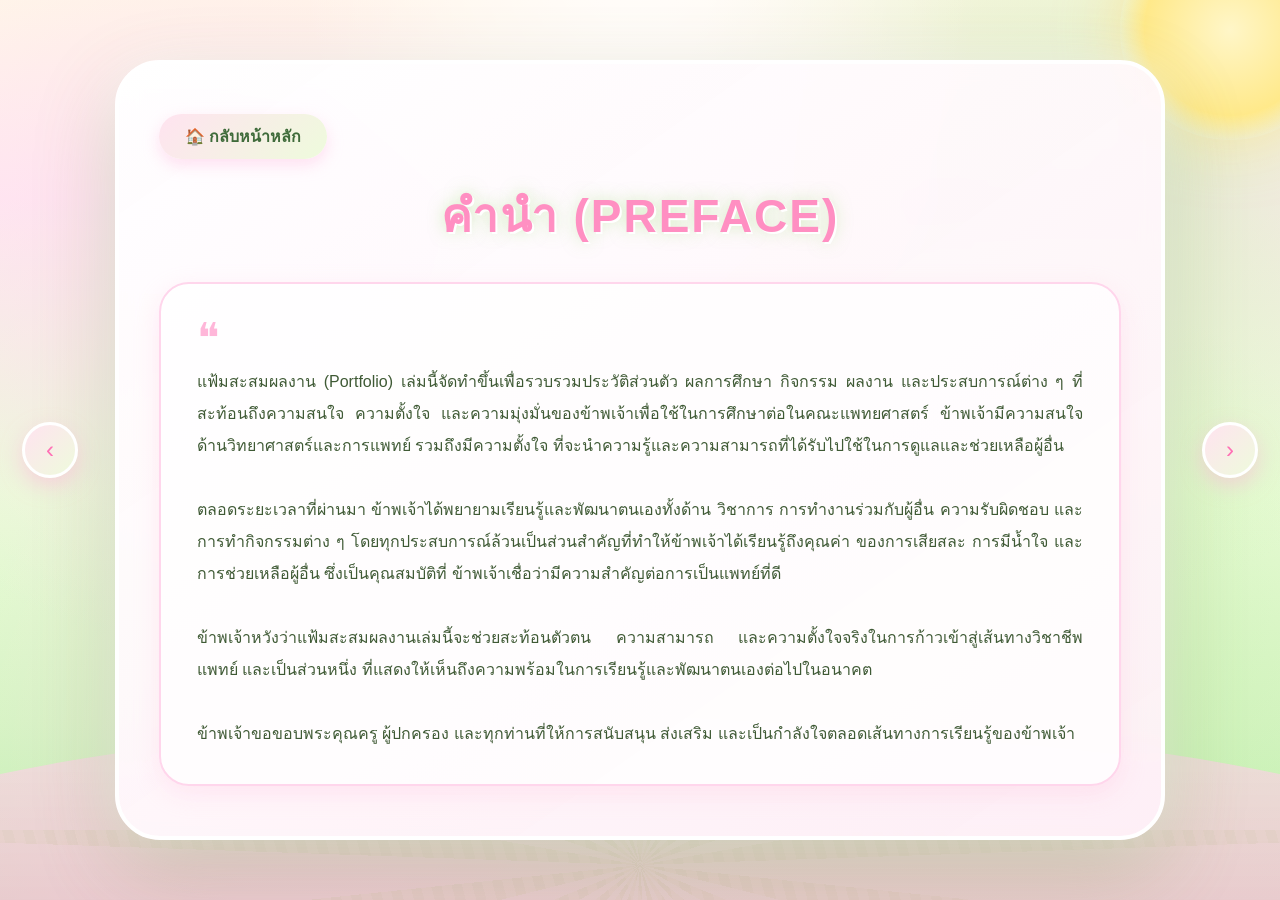
<file: preface.html>
<!DOCTYPE html>
<html lang="th">
<head>
<meta charset="UTF-8">
<meta name="viewport" content="width=device-width, initial-scale=1.0">
<title>preface.html | Portfolio</title>
<style>
* { box-sizing: border-box; }
html, body { margin: 0; padding: 0; min-height: 100vh; font-family: Tahoma, Arial, sans-serif; color: #3f5a35; position: relative; overflow-x: hidden; }
body {
  background:
    radial-gradient(ellipse at 50% -10%, rgba(255,255,255,.85), transparent 38%),
    radial-gradient(circle at 15% 30%, rgba(255,214,236,.55), transparent 30%),
    radial-gradient(circle at 85% 20%, rgba(200,240,170,.55), transparent 32%),
    radial-gradient(circle at 25% 80%, rgba(255,200,230,.4), transparent 30%),
    radial-gradient(circle at 80% 75%, rgba(190,235,160,.45), transparent 32%),
    linear-gradient(180deg, #fff6e9 0%, #ffe9f2 22%, #eafcd8 55%, #d6f5c4 80%, #bdeeae 100%);
}
body .garden-sun{position:fixed;width:220px;height:220px;border-radius:50%;top:-80px;right:-60px;z-index:0;pointer-events:none;background:radial-gradient(circle, #fff6c8 0%, #ffe98a 55%, transparent 75%);box-shadow:0 0 60px rgba(255,222,120,.55);animation:sunPulse 6s ease-in-out infinite;}
@keyframes sunPulse{0%,100%{opacity:.75;transform:scale(1)}50%{opacity:1;transform:scale(1.08)}}
body .garden-grass{position:fixed;left:0;right:0;bottom:0;height:70px;z-index:1;pointer-events:none;opacity:.5;background:repeating-linear-gradient(75deg, #9fdb7a 0 10px, #b6e893 10px 20px);-webkit-mask-image:repeating-conic-gradient(from 0deg,#000 0deg 8deg,transparent 8deg 16deg);mask-image:repeating-conic-gradient(from 0deg,#000 0deg 8deg,transparent 8deg 16deg);}

.glitter { position:fixed; width:4px; height:4px; border-radius:50%; background:white; z-index:2; pointer-events:none; box-shadow:0 0 5px white,0 0 12px #ffc6e6,0 0 20px #c9eda0; animation:glitterMove 4s ease-in-out infinite; }
@keyframes glitterMove { 0%,100%{transform:translateY(20px)} 50%{transform:translateY(-40px)} }
.bubble { position:fixed; bottom:-60px; width:20px; height:20px; border-radius:50%; border:2px solid rgba(255,255,255,.8); background:rgba(255,255,255,.12); z-index:2; pointer-events:none; animation:bubbleUp 9s linear infinite; }
@keyframes bubbleUp{0%{transform:translateY(0) scale(.7);opacity:0}15%{opacity:.8}50%{transform:translateY(-50vh) scale(1)}100%{transform:translateY(-115vh) scale(1.2);opacity:0}}
.wave { position:fixed; left:-15%; bottom:-120px; width:130%; height:300px; border-radius:50% 50% 0 0; z-index:4; pointer-events:none; background:linear-gradient(180deg, rgba(255,214,236,.6), rgba(255,170,215,.7)); animation:waveMove 5s ease-in-out infinite; }
@keyframes waveMove{0%,100%{transform:translateX(-5%) rotate(1deg)}50%{transform:translateX(5%) rotate(-2deg)}}

.page-wrapper { min-height: 100vh; display: flex; align-items: center; justify-content: center; padding: 40px 20px; z-index: 10; position: relative; }
.page-card{position:relative;width:min(1050px,92%);text-align:left;background:linear-gradient(145deg, rgba(255,255,255,.96), rgba(255,240,248,.94));border:4px solid white;box-shadow:0 30px 80px rgba(120,150,80,.3),0 0 40px rgba(255,255,255,.6);backdrop-filter:blur(12px);padding:50px 40px;min-height:480px;border-radius:45px;animation:cardGlowPulse 3.2s ease-in-out infinite;}
@keyframes cardGlowPulse{0%,100%{box-shadow:0 30px 80px rgba(120,150,80,.3),0 0 40px rgba(255,255,255,.65),0 0 55px rgba(255,182,217,.5);}50%{box-shadow:0 30px 90px rgba(120,150,80,.35),0 0 65px rgba(255,255,255,.95),0 0 95px rgba(200,235,165,.75);}}
h2.page-title{margin:0 0 30px;font-size:clamp(30px,6vw,46px);color:#ff8fc2;letter-spacing:2px;text-align:center;text-shadow:2px 2px white,0 0 16px rgba(160,220,120,.5);}

.quote-card{position:relative;padding:34px 36px;border-radius:30px;background:rgba(255,255,255,.75);border:2px solid #ffd6ec;box-shadow:0 8px 24px rgba(255,190,220,.3);line-height:2;font-size:16px;text-align:justify;color:#3f5a35;}
.quote-card .quote-mark{display:block;font-size:42px;line-height:1;color:#ffb6d9;margin-bottom:6px;}
.back-link{display:inline-block;margin-bottom:20px;padding:10px 26px;text-decoration:none;font-weight:bold;color:#3f6b3a;background:linear-gradient(135deg,#ffe3f0,#eefbdc);border-radius:30px;box-shadow:0 6px 16px rgba(255,180,220,.4);transition:.3s;}
.back-link:hover{transform:translateY(-3px);box-shadow:0 10px 22px rgba(255,180,220,.55);}

.nav-btn{position:fixed;top:50%;transform:translateY(-50%);z-index:50;width:56px;height:56px;border-radius:50%;border:3px solid white;cursor:pointer;display:flex;align-items:center;justify-content:center;font-size:24px;color:#ff6fb5;background:linear-gradient(135deg,#ffe3f0,#eefbdc);box-shadow:0 8px 20px rgba(255,180,220,.5);transition:.25s;text-decoration:none;}
.nav-btn:hover{transform:translateY(-50%) scale(1.12);}
.nav-btn.prev{left:22px;} .nav-btn.next{right:22px;}

.cursor-sparkle{position:fixed;z-index:260;pointer-events:none;font-size:16px;line-height:1;animation:cursorSparkleFade .8s ease-out forwards;}
@keyframes cursorSparkleFade{0%{transform:translate(-50%,-50%) scale(0.4) rotate(0deg);opacity:1;}100%{transform:translate(-50%,-50%) scale(1.3) rotate(120deg) translateY(-24px);opacity:0;}}
@media(max-width:600px){ .page-card{padding:45px 18px;} .nav-btn{width:46px;height:46px;font-size:19px;} .nav-btn.prev{left:12px;} .nav-btn.next{right:12px;} }
</style>
</head>
<body>

<div class="garden-sun"></div>
<div class="garden-grass"></div>
<div class="glitter" style="left:10%;top:20%"></div>
<div class="bubble" style="left:15%"></div>
<div class="wave"></div>

<div class="page-wrapper">
  <div class="page-card">
    <a href="index.html" class="back-link">🏠 กลับหน้าหลัก</a>
    <h2 class="page-title">คำนำ (PREFACE)</h2>
    <div class="quote-card">
      <span class="quote-mark">❝</span>
      แฟ้มสะสมผลงาน (Portfolio) เล่มนี้จัดทำขึ้นเพื่อรวบรวมประวัติส่วนตัว
      ผลการศึกษา กิจกรรม ผลงาน และประสบการณ์ต่าง ๆ ที่สะท้อนถึงความสนใจ
      ความตั้งใจ และความมุ่งมั่นของข้าพเจ้าเพื่อใช้ในการศึกษาต่อในคณะแพทยศาสตร์
      ข้าพเจ้ามีความสนใจด้านวิทยาศาสตร์และการแพทย์ รวมถึงมีความตั้งใจ
      ที่จะนำความรู้และความสามารถที่ได้รับไปใช้ในการดูแลและช่วยเหลือผู้อื่น
      <br><br>
      ตลอดระยะเวลาที่ผ่านมา ข้าพเจ้าได้พยายามเรียนรู้และพัฒนาตนเองทั้งด้าน
      วิชาการ การทำงานร่วมกับผู้อื่น ความรับผิดชอบ และการทำกิจกรรมต่าง ๆ
      โดยทุกประสบการณ์ล้วนเป็นส่วนสำคัญที่ทำให้ข้าพเจ้าได้เรียนรู้ถึงคุณค่า
      ของการเสียสละ การมีน้ำใจ และการช่วยเหลือผู้อื่น ซึ่งเป็นคุณสมบัติที่
      ข้าพเจ้าเชื่อว่ามีความสำคัญต่อการเป็นแพทย์ที่ดี
      <br><br>
      ข้าพเจ้าหวังว่าแฟ้มสะสมผลงานเล่มนี้จะช่วยสะท้อนตัวตน ความสามารถ
      และความตั้งใจจริงในการก้าวเข้าสู่เส้นทางวิชาชีพแพทย์ และเป็นส่วนหนึ่ง
      ที่แสดงให้เห็นถึงความพร้อมในการเรียนรู้และพัฒนาตนเองต่อไปในอนาคต
      <br><br>
      ข้าพเจ้าขอขอบพระคุณครู ผู้ปกครอง และทุกท่านที่ให้การสนับสนุน
      ส่งเสริม และเป็นกำลังใจตลอดเส้นทางการเรียนรู้ของข้าพเจ้า
    </div>
  </div>
</div>

<a href="index.html" class="nav-btn prev" aria-label="ก่อนหน้า">‹</a>
<a href="profile.html" class="nav-btn next" aria-label="ถัดไป">›</a>

<script>
  const sparkleChars = ['✦','✨','🌷','⭐'];
  let lastSparkleTime = 0;
  document.addEventListener('mousemove', (e) => {
    const now = Date.now();
    if(now - lastSparkleTime < 180) return;
    lastSparkleTime = now;
    const s = document.createElement('span');
    s.className = 'cursor-sparkle';
    s.textContent = sparkleChars[Math.floor(Math.random()*sparkleChars.length)];
    s.style.left = e.clientX + 'px';
    s.style.top = e.clientY + 'px';
    s.style.color = Math.random() > 0.5 ? '#ff8fc2' : '#5a9a45';
    document.body.appendChild(s);
    setTimeout(() => s.remove(), 820);
  });
</script>
</body>
</html>
</file>
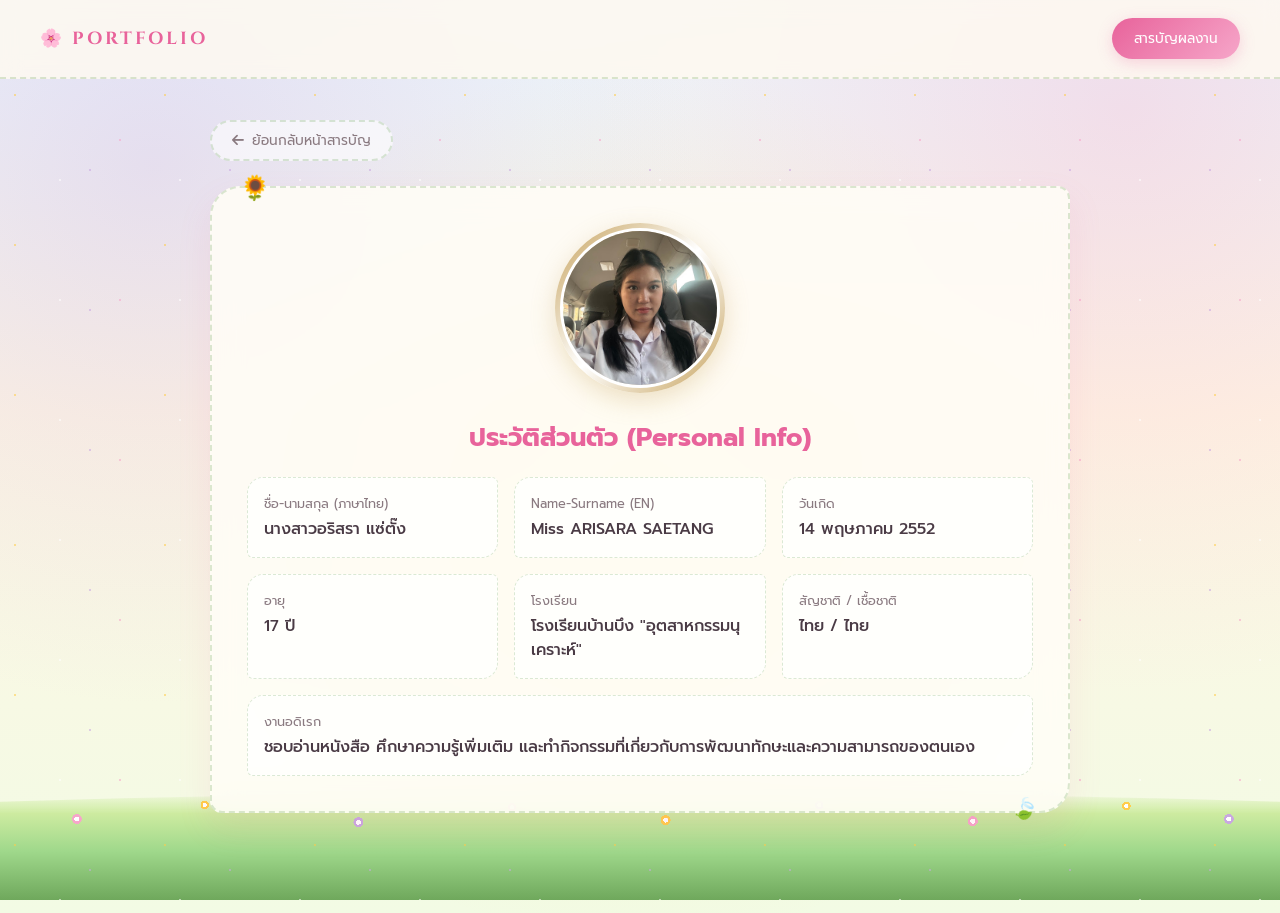
<file: profile.html>
<!DOCTYPE html>
<html lang="th">
<head>
    <meta charset="UTF-8">
    <meta name="viewport" content="width=device-width, initial-scale=1.0">
    <title>ประวัติส่วนตัว - PORTFOLIO</title>
    <link href="https://fonts.googleapis.com/css2?family=Cinzel:wght@500;700&family=Prompt:wght@300;400;500;600&display=swap" rel="stylesheet">
    <link rel="stylesheet" href="https://cdnjs.cloudflare.com/ajax/libs/font-awesome/6.4.0/css/all.min.css">
    <link rel="stylesheet" href="stlye.css">
    <style>
        /* สไตล์กรอบรูปโปรไฟล์ */
        .profile-container {
            display: flex;
            justify-content: center;
            margin-bottom: 25px;
        }

        .profile-frame {
            width: 170px;
            height: 170px;
            border-radius: 50%;
            padding: 5px;
            background: linear-gradient(135deg, var(--gold-luxury, #C5A059), #FFF, var(--gold-luxury, #C5A059));
            box-shadow: 0 8px 25px rgba(197, 160, 89, 0.3);
            transition: transform 0.3s ease;
        }

        .profile-frame:hover {
            transform: scale(1.03);
        }

        .profile-img {
            width: 100%;
            height: 100%;
            object-fit: cover;
            border-radius: 50%;
            border: 3px solid #FFF;
        }
    </style>
</head>
<body>
    <canvas id="particleCanvas"></canvas>
    <header>
        <a href="index.html" class="brand-logo">PORTFOLIO</a>
        <a href="portfolio.html" class="action-btn">สารบัญผลงาน</a>
    </header>

    <div class="main-wrapper">
        <div class="page-container">
            <a href="portfolio.html" class="btn-back"><i class="fa-solid fa-arrow-left"></i> ย้อนกลับหน้าสารบัญ</a>
            
            <div class="content-card-box">
                <!-- ส่วนรูปโปรไฟล์ Parn.jpg -->
                <div class="profile-container">
                    <div class="profile-frame">
                        <img src="Parn.jpg" alt="นางสาวอริสรา แซ่ตั๊ง" class="profile-img">
                    </div>
                </div>

                <h2 style="color: var(--primary); margin-bottom: 20px; font-size: 1.6rem; text-align: center;">ประวัติส่วนตัว (Personal Info)</h2>
                <div class="info-grid">
                    <div class="info-item">
                        <div class="info-label">ชื่อ-นามสกุล (ภาษาไทย)</div>
                        <div class="info-value">นางสาวอริสรา แซ่ตั๊ง</div>
                    </div>
                    <div class="info-item">
                        <div class="info-label">Name-Surname (EN)</div>
                        <div class="info-value">Miss ARISARA SAETANG</div>
                    </div>
                    <div class="info-item">
                        <div class="info-label">วันเกิด</div>
                        <div class="info-value">14 พฤษภาคม 2552</div>
                    </div>
                    <div class="info-item">
                        <div class="info-label">อายุ</div>
                        <div class="info-value">17 ปี</div>
                    </div>
                    <div class="info-item">
                        <div class="info-label">โรงเรียน</div>
                        <div class="info-value">โรงเรียนบ้านบึง "อุตสาหกรรมนุเคราะห์"</div>
                    </div>
                    <div class="info-item">
                        <div class="info-label">สัญชาติ / เชื้อชาติ</div>
                        <div class="info-value">ไทย / ไทย</div>
                    </div>
                    <div class="info-item" style="grid-column: 1 / -1;">
                        <div class="info-label">งานอดิเรก</div>
                        <div class="info-value">ชอบอ่านหนังสือ ศึกษาความรู้เพิ่มเติม และทำกิจกรรมที่เกี่ยวกับการพัฒนาทักษะและความสามารถของตนเอง</div>
                    </div>
                </div>
            </div>
        </div>
    </div>

    <script>
        const canvas = document.getElementById('particleCanvas');
        const ctx = canvas.getContext('2d');
        let particles = [];
        function resizeCanvas() { canvas.width = window.innerWidth; canvas.height = window.innerHeight; }
        window.addEventListener('resize', resizeCanvas); resizeCanvas();
        class Particle {
            constructor() { this.reset(); }
            reset() { this.x = Math.random() * canvas.width; this.y = canvas.height + Math.random() * 100; this.radius = Math.random() * 2.5 + 1; this.speedY = Math.random() * 0.4 + 0.15; this.alpha = Math.random() * 0.5 + 0.2; }
            update() { this.y -= this.speedY; if (this.y < -10) this.reset(); }
            draw() { ctx.beginPath(); ctx.arc(this.x, this.y, this.radius, 0, Math.PI * 2); ctx.fillStyle = `rgba(255, 255, 255, ${this.alpha})`; ctx.shadowBlur = 8; ctx.shadowColor = 'rgba(197, 160, 89, 0.4)'; ctx.fill(); }
        }
        for (let i = 0; i < 45; i++) particles.push(new Particle());
        function animate() { ctx.clearRect(0, 0, canvas.width, canvas.height); particles.forEach(p => { p.update(); p.draw(); }); requestAnimationFrame(animate); }
        animate();
    </script>
</body>
</html>
</file>
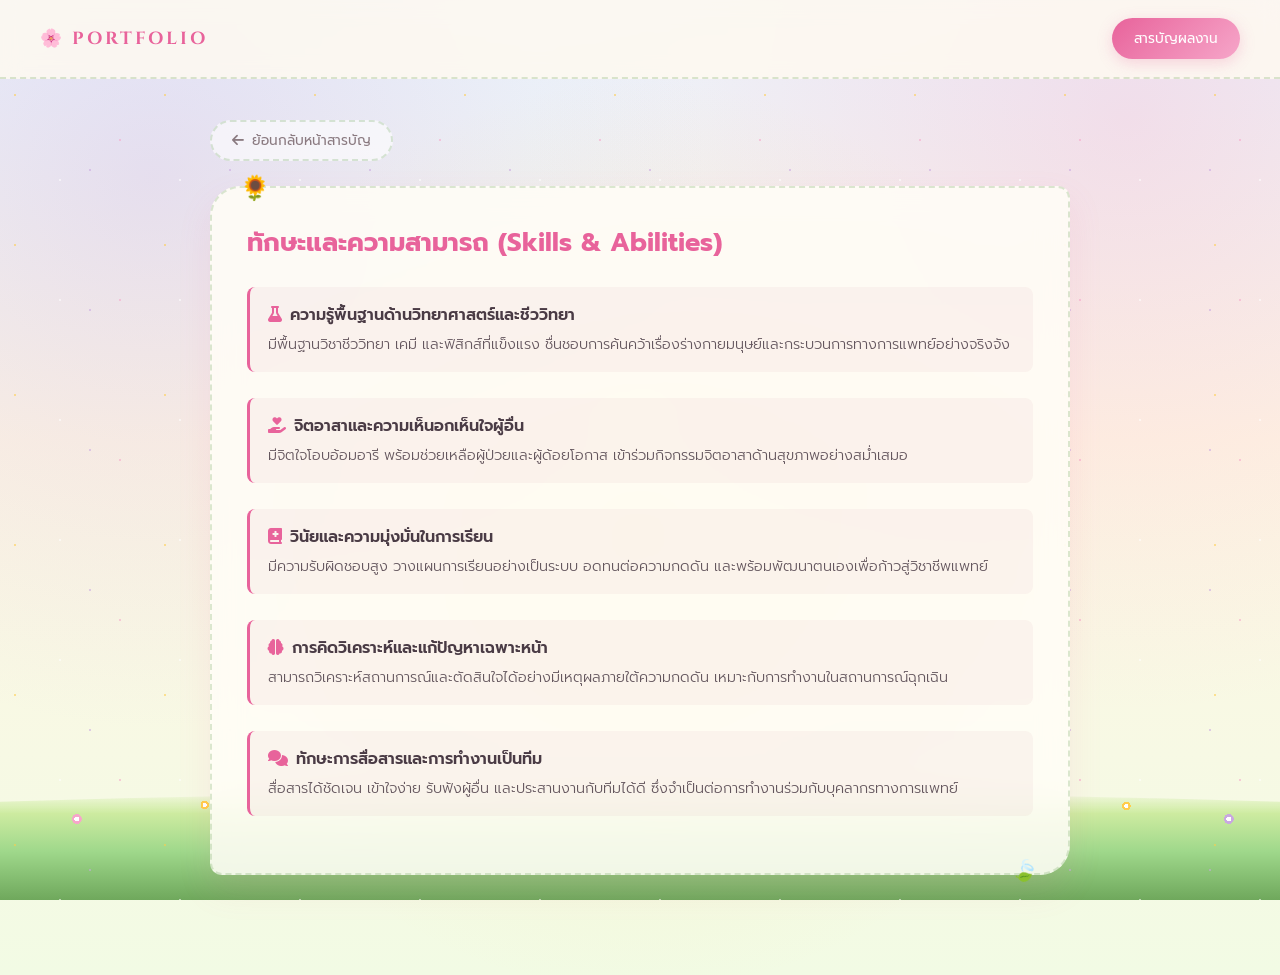
<file: skills.html>
<!DOCTYPE html>
<html lang="th">
<head>
    <meta charset="UTF-8">
    <meta name="viewport" content="width=device-width, initial-scale=1.0">
    <title>ทักษะความสามารถ - PORTFOLIO</title>
    <link href="https://fonts.googleapis.com/css2?family=Cinzel:wght@500;700&family=Prompt:wght@300;400;500;600&display=swap" rel="stylesheet">
    <link rel="stylesheet" href="https://cdnjs.cloudflare.com/ajax/libs/font-awesome/6.4.0/css/all.min.css">
    <link rel="stylesheet" href="stlye.css">
    <style>
        .skill-item {
            margin-bottom: 22px;
            padding: 16px 18px;
            background: rgba(140, 36, 67, 0.04);
            border-left: 3px solid var(--primary);
            border-radius: 8px;
        }
        .skill-info {
            display: flex;
            align-items: center;
            margin-bottom: 6px;
        }
        .skill-name {
            font-size: 1rem;
            font-weight: 600;
            color: var(--text-main);
        }
        .skill-desc {
            font-size: 0.9rem;
            font-weight: 300;
            color: var(--text-main);
            line-height: 1.6;
            opacity: 0.85;
            margin: 0;
        }
    </style>
</head>
<body>
    <canvas id="particleCanvas"></canvas>
    <header>
        <a href="index.html" class="brand-logo">PORTFOLIO</a>
        <a href="portfolio.html" class="action-btn">สารบัญผลงาน</a>
    </header>

    <div class="main-wrapper">
        <div class="page-container">
            <a href="portfolio.html" class="btn-back"><i class="fa-solid fa-arrow-left"></i> ย้อนกลับหน้าสารบัญ</a>
            
            <div class="content-card-box">
                <h2 style="color: var(--primary); margin-bottom: 25px; font-size: 1.6rem;">ทักษะและความสามารถ (Skills & Abilities)</h2>
                
                <div style="display: flex; flex-direction: column; gap: 4px;">

                    <!-- ความรู้พื้นฐานวิทยาศาสตร์-การแพทย์ -->
                    <div class="skill-item">
                        <div class="skill-info">
                            <span class="skill-name"><i class="fa-solid fa-flask" style="color: var(--primary); margin-right: 8px;"></i>ความรู้พื้นฐานด้านวิทยาศาสตร์และชีววิทยา</span>
                        </div>
                        <p class="skill-desc">มีพื้นฐานวิชาชีววิทยา เคมี และฟิสิกส์ที่แข็งแรง ชื่นชอบการค้นคว้าเรื่องร่างกายมนุษย์และกระบวนการทางการแพทย์อย่างจริงจัง</p>
                    </div>

                    <!-- จิตอาสาและการดูแลผู้อื่น -->
                    <div class="skill-item">
                        <div class="skill-info">
                            <span class="skill-name"><i class="fa-solid fa-hand-holding-heart" style="color: var(--primary); margin-right: 8px;"></i>จิตอาสาและความเห็นอกเห็นใจผู้อื่น</span>
                        </div>
                        <p class="skill-desc">มีจิตใจโอบอ้อมอารี พร้อมช่วยเหลือผู้ป่วยและผู้ด้อยโอกาส เข้าร่วมกิจกรรมจิตอาสาด้านสุขภาพอย่างสม่ำเสมอ</p>
                    </div>

                    <!-- ความอดทนและวินัยในการเรียน -->
                    <div class="skill-item">
                        <div class="skill-info">
                            <span class="skill-name"><i class="fa-solid fa-book-medical" style="color: var(--primary); margin-right: 8px;"></i>วินัยและความมุ่งมั่นในการเรียน</span>
                        </div>
                        <p class="skill-desc">มีความรับผิดชอบสูง วางแผนการเรียนอย่างเป็นระบบ อดทนต่อความกดดัน และพร้อมพัฒนาตนเองเพื่อก้าวสู่วิชาชีพแพทย์</p>
                    </div>

                    <!-- การคิดวิเคราะห์และแก้ปัญหา -->
                    <div class="skill-item">
                        <div class="skill-info">
                            <span class="skill-name"><i class="fa-solid fa-brain" style="color: var(--primary); margin-right: 8px;"></i>การคิดวิเคราะห์และแก้ปัญหาเฉพาะหน้า</span>
                        </div>
                        <p class="skill-desc">สามารถวิเคราะห์สถานการณ์และตัดสินใจได้อย่างมีเหตุผลภายใต้ความกดดัน เหมาะกับการทำงานในสถานการณ์ฉุกเฉิน</p>
                    </div>

                    <!-- การสื่อสารและการทำงานเป็นทีม -->
                    <div class="skill-item">
                        <div class="skill-info">
                            <span class="skill-name"><i class="fa-solid fa-comments" style="color: var(--primary); margin-right: 8px;"></i>ทักษะการสื่อสารและการทำงานเป็นทีม</span>
                        </div>
                        <p class="skill-desc">สื่อสารได้ชัดเจน เข้าใจง่าย รับฟังผู้อื่น และประสานงานกับทีมได้ดี ซึ่งจำเป็นต่อการทำงานร่วมกับบุคลากรทางการแพทย์</p>
                    </div>

                </div>

            </div>
        </div>
    </div>

    <script>
        const canvas = document.getElementById('particleCanvas');
        const ctx = canvas.getContext('2d');
        let particles = [];
        function resizeCanvas() { canvas.width = window.innerWidth; canvas.height = window.innerHeight; }
        window.addEventListener('resize', resizeCanvas); resizeCanvas();
        class Particle {
            constructor() { this.reset(); }
            reset() { this.x = Math.random() * canvas.width; this.y = canvas.height + Math.random() * 100; this.radius = Math.random() * 2.5 + 1; this.speedY = Math.random() * 0.4 + 0.15; this.alpha = Math.random() * 0.5 + 0.2; }
            update() { this.y -= this.speedY; if (this.y < -10) this.reset(); }
            draw() { ctx.beginPath(); ctx.arc(this.x, this.y, this.radius, 0, Math.PI * 2); ctx.fillStyle = `rgba(255, 255, 255, ${this.alpha})`; ctx.shadowBlur = 8; ctx.shadowColor = 'rgba(197, 160, 89, 0.4)'; ctx.fill(); }
        }
        for (let i = 0; i < 45; i++) particles.push(new Particle());
        function animate() { ctx.clearRect(0, 0, canvas.width, canvas.height); particles.forEach(p => { p.update(); p.draw(); }); requestAnimationFrame(animate); }
        animate();
    </script>
</body>
</html>
</file>
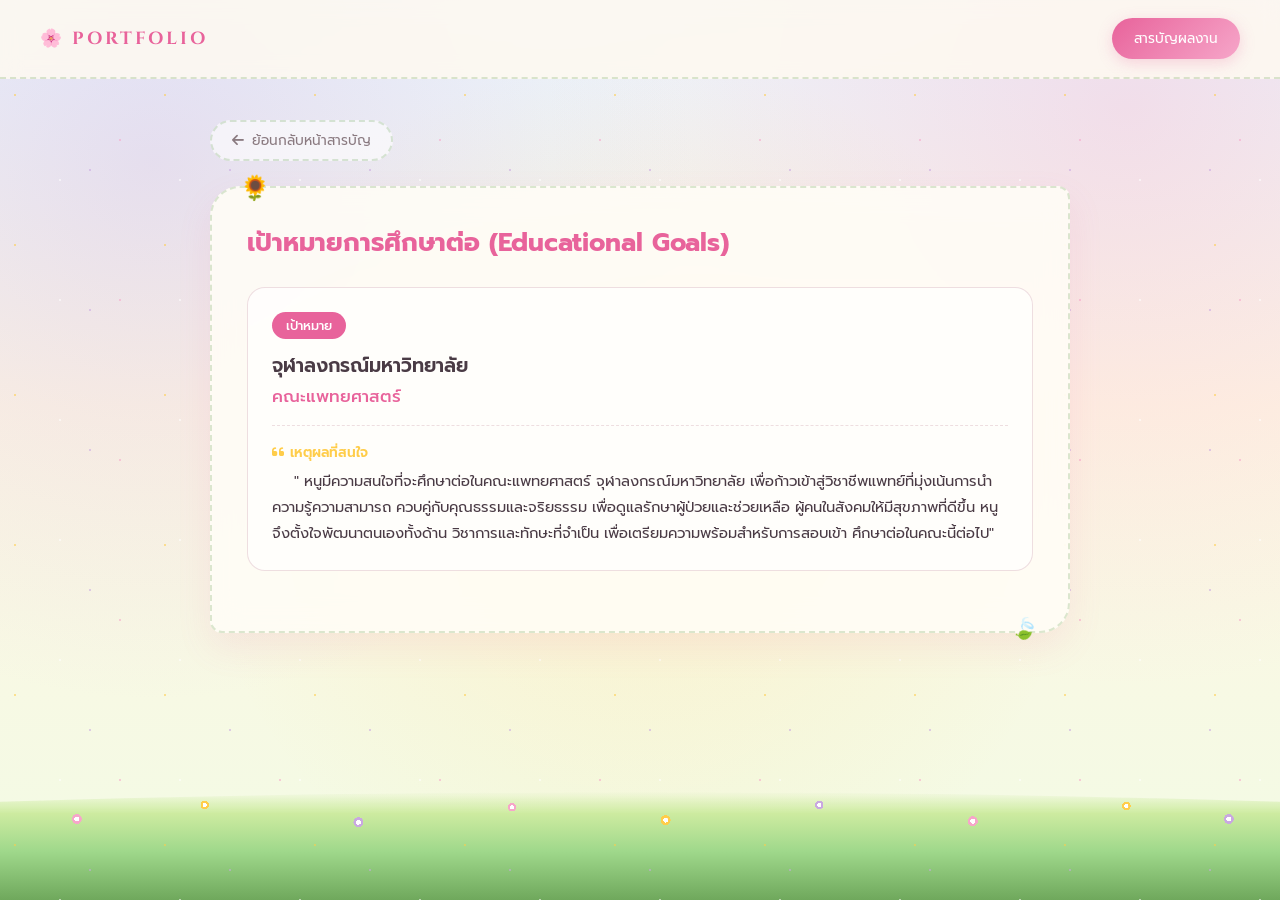
<file: target.html>
<!DOCTYPE html>
<html lang="th">
<head>
    <meta charset="UTF-8">
    <meta name="viewport" content="width=device-width, initial-scale=1.0">
    <title>เป้าหมายการศึกษาต่อ - PORTFOLIO</title>
    <link href="https://fonts.googleapis.com/css2?family=Cinzel:wght@500;700&family=Prompt:wght@300;400;500;600&display=swap" rel="stylesheet">
    <link rel="stylesheet" href="https://cdnjs.cloudflare.com/ajax/libs/font-awesome/6.4.0/css/all.min.css">
    <link rel="stylesheet" href="stlye.css">
</head>
<body>
    <canvas id="particleCanvas"></canvas>
    <header>
        <a href="index.html" class="brand-logo">PORTFOLIO</a>
        <a href="portfolio.html" class="action-btn">สารบัญผลงาน</a>
    </header>

    <div class="main-wrapper">
        <div class="page-container">
            <a href="portfolio.html" class="btn-back"><i class="fa-solid fa-arrow-left"></i> ย้อนกลับหน้าสารบัญ</a>
            
            <div class="content-card-box">
                <h2 style="color: var(--primary); margin-bottom: 25px; font-size: 1.6rem;">เป้าหมายการศึกษาต่อ (Educational Goals)</h2>
                
                <!-- เป้าหมาย -->
                <div style="background: rgba(255, 255, 255, 0.7); border: 1px solid rgba(140, 36, 67, 0.15); border-radius: 18px; padding: 24px; margin-bottom: 25px;">
                    <div style="display: inline-block; background: var(--primary); color: #fff; font-size: 0.8rem; padding: 4px 14px; border-radius: 20px; font-weight: 500; margin-bottom: 12px;">
                        เป้าหมาย
                    </div>
                    <h3 style="font-size: 1.2rem; color: var(--text-main); font-weight: 600;">จุฬาลงกรณ์มหาวิทยาลัย</h3>
                    <p style="font-size: 1.05rem; color: var(--primary); font-weight: 500; margin-top: 4px;">
                       คณะแพทยศาสตร์
                    </p>
                    <p style="font-size: 0.95rem; color: var(--text-muted); margin-top: 2px;">
                      
                    </p>

                    <div style="margin-top: 16px; padding-top: 16px; border-top: 1px dashed rgba(140, 36, 67, 0.15);">
                        <p style="font-size: 0.85rem; color: var(--accent-gold); font-weight: 600; margin-bottom: 6px;">
                            <i class="fa-solid fa-quote-left"></i> เหตุผลที่สนใจ
                        </p>
                        <p style="font-size: 0.92rem; line-height: 1.75; color: var(--text-main); text-indent: 1.5em;">
                            "  หนูมีความสนใจที่จะศึกษาต่อในคณะแพทยศาสตร์ จุฬาลงกรณ์มหาวิทยาลัย
      เพื่อก้าวเข้าสู่วิชาชีพแพทย์ที่มุ่งเน้นการนำความรู้ความสามารถ
      ควบคู่กับคุณธรรมและจริยธรรม เพื่อดูแลรักษาผู้ป่วยและช่วยเหลือ
      ผู้คนในสังคมให้มีสุขภาพที่ดีขึ้น หนูจึงตั้งใจพัฒนาตนเองทั้งด้าน
      วิชาการและทักษะที่จำเป็น เพื่อเตรียมความพร้อมสำหรับการสอบเข้า
      ศึกษาต่อในคณะนี้ต่อไป"
                        </p>
                    </div>
                </div>

            </div>
        </div>
    </div>

    <script>
        const canvas = document.getElementById('particleCanvas');
        const ctx = canvas.getContext('2d');
        let particles = [];
        function resizeCanvas() { canvas.width = window.innerWidth; canvas.height = window.innerHeight; }
        window.addEventListener('resize', resizeCanvas); resizeCanvas();
        class Particle {
            constructor() { this.reset(); }
            reset() { this.x = Math.random() * canvas.width; this.y = canvas.height + Math.random() * 100; this.radius = Math.random() * 2.5 + 1; this.speedY = Math.random() * 0.4 + 0.15; this.alpha = Math.random() * 0.5 + 0.2; }
            update() { this.y -= this.speedY; if (this.y < -10) this.reset(); }
            draw() { ctx.beginPath(); ctx.arc(this.x, this.y, this.radius, 0, Math.PI * 2); ctx.fillStyle = `rgba(255, 255, 255, ${this.alpha})`; ctx.shadowBlur = 8; ctx.shadowColor = 'rgba(197, 160, 89, 0.4)'; ctx.fill(); }
        }
        for (let i = 0; i < 45; i++) particles.push(new Particle());
        function animate() { ctx.clearRect(0, 0, canvas.width, canvas.height); particles.forEach(p => { p.update(); p.draw(); }); requestAnimationFrame(animate); }
        animate();
    </script>
</body>
</html>
</file>
<file: stlye.css>
:root {
    --bg-base: #fef9f0;
    --primary: #e8639b;
    --primary-light: #f6a6c9;
    --accent-gold: #ffcd4a;
    --accent-mint: #9fd88b;
    --lavender: #c9a8e0;
    --leaf-green: #6fa85c;
    --text-main: #4a3b45;
    --text-muted: #8a7a80;
    --card-bg: rgba(255, 253, 246, 0.88);
    --border-color: rgba(111, 168, 92, 0.25);
    --shadow-soft: 0 15px 35px rgba(232, 99, 155, 0.10);
}

* {
    margin: 0;
    padding: 0;
    box-sizing: border-box;
    font-family: 'Prompt', sans-serif;
    scroll-behavior: smooth;
}

body {
    background:
        radial-gradient(circle at 12% 18%, rgba(201, 168, 224, 0.30) 0%, transparent 40%),
        radial-gradient(circle at 88% 12%, rgba(246, 166, 201, 0.30) 0%, transparent 42%),
        radial-gradient(circle at 50% 55%, rgba(255, 205, 74, 0.15) 0%, transparent 55%),
        linear-gradient(to bottom, #eaf6ff 0%, #fef6e4 45%, #f2fbe4 100%);
    color: var(--text-main);
    overflow-x: hidden;
    position: relative;
    min-height: 100vh;
}

/* Sparkly petal/glitter overlay drifting across the whole page */
body::before {
    content: "";
    position: fixed;
    top: 0;
    left: 0;
    width: 100%;
    height: 100%;
    pointer-events: none;
    z-index: 2;
    background-image:
        radial-gradient(circle, #ffffff 1px, transparent 1.5px),
        radial-gradient(circle, #f6a6c9 1px, transparent 1.5px),
        radial-gradient(circle, #ffcd4a 1px, transparent 1.5px),
        radial-gradient(circle, #c9a8e0 1px, transparent 1.5px);
    background-size: 120px 120px, 160px 160px, 150px 150px, 140px 140px;
    background-position: 0 0, 40px 60px, 90px 20px, 20px 100px;
    animation: glitterTwinkle 4s linear infinite;
    opacity: 0.55;
}

@keyframes glitterTwinkle {
    0%, 100% { opacity: 0.30; }
    50% { opacity: 0.65; }
}

/* Grassy flower-bed strip along the bottom of every page, like a garden border */
body::after {
    content: "";
    position: fixed;
    left: 0;
    bottom: 0;
    width: 100%;
    height: 12vh;
    min-height: 90px;
    pointer-events: none;
    z-index: 1;
    clip-path: ellipse(120% 100% at 50% 100%);
    background:
        radial-gradient(circle 7px at 6% 25%,  #fff 0 35%, var(--primary-light) 36% 70%, transparent 71%),
        radial-gradient(circle 6px at 16% 12%, #fff 0 35%, var(--accent-gold) 36% 70%, transparent 71%),
        radial-gradient(circle 7px at 28% 28%, #fff 0 35%, var(--lavender) 36% 70%, transparent 71%),
        radial-gradient(circle 6px at 40% 14%, #fff 0 35%, var(--primary-light) 36% 70%, transparent 71%),
        radial-gradient(circle 7px at 52% 26%, #fff 0 35%, var(--accent-gold) 36% 70%, transparent 71%),
        radial-gradient(circle 6px at 64% 12%, #fff 0 35%, var(--lavender) 36% 70%, transparent 71%),
        radial-gradient(circle 7px at 76% 27%, #fff 0 35%, var(--primary-light) 36% 70%, transparent 71%),
        radial-gradient(circle 6px at 88% 13%, #fff 0 35%, var(--accent-gold) 36% 70%, transparent 71%),
        radial-gradient(circle 7px at 96% 25%, #fff 0 35%, var(--lavender) 36% 70%, transparent 71%),
        linear-gradient(to bottom, transparent 0%, #cdeba0 20%, var(--accent-mint) 55%, var(--leaf-green) 100%);
}

/* Canvas Background (falling petals) */
#particleCanvas {
    position: fixed;
    top: 0;
    left: 0;
    width: 100%;
    height: 100%;
    pointer-events: none;
    z-index: 1;
}

/* Header Navbar */
header {
    position: fixed;
    top: 0;
    left: 0;
    width: 100%;
    padding: 18px 40px;
    display: flex;
    justify-content: space-between;
    align-items: center;
    z-index: 100;
    background: rgba(254, 249, 240, 0.85);
    backdrop-filter: blur(10px);
    border-bottom: 2px dashed var(--border-color);
}

.brand-logo {
    font-family: 'Cinzel', serif;
    font-weight: 700;
    letter-spacing: 3px;
    color: var(--primary);
    font-size: 1.1rem;
    text-decoration: none;
}

.brand-logo::before {
    content: "🌸 ";
}

.action-btn {
    background: linear-gradient(135deg, var(--primary), var(--primary-light));
    color: #fff;
    padding: 10px 22px;
    border-radius: 30px;
    text-decoration: none;
    font-size: 0.85rem;
    font-weight: 400;
    box-shadow: 0 4px 15px rgba(232, 99, 155, 0.25);
    transition: all 0.3s ease;
    display: inline-flex;
    align-items: center;
    gap: 8px;
}

.action-btn:hover {
    transform: translateY(-2px) scale(1.03);
    box-shadow: 0 6px 20px rgba(232, 99, 155, 0.35), 0 0 15px rgba(159, 216, 139, 0.4);
}

/* Container */
.main-wrapper {
    position: relative;
    z-index: 10;
}

/* HERO INDEX PAGE */
.hero-section {
    height: 100vh;
    display: flex;
    flex-direction: column;
    justify-content: center;
    align-items: center;
    text-align: center;
    padding: 0 20px;
}

.hero-name-th {
    font-size: 2.8rem;
    font-weight: 600;
    color: var(--text-main);
    margin-bottom: 6px;
}

.hero-name-en {
    font-family: 'Cinzel', serif;
    font-size: 1.25rem;
    letter-spacing: 6px;
    color: var(--leaf-green);
    margin-bottom: 28px;
    font-weight: 500;
}

.school-badge {
    background: rgba(255, 255, 255, 0.92);
    border: 2px dashed rgba(232, 99, 155, 0.35);
    padding: 10px 24px;
    border-radius: 50px;
    color: var(--primary);
    font-size: 0.95rem;
    display: inline-flex;
    align-items: center;
    gap: 10px;
    box-shadow: 0 4px 15px rgba(159, 216, 139, 0.3);
    position: relative;
}

.school-badge::before {
    content: "🌷";
    position: absolute;
    top: -14px;
    left: -10px;
    font-size: 1.1rem;
    transform: rotate(-15deg);
}

.scroll-down-hint {
    position: absolute;
    bottom: 40px;
    display: flex;
    flex-direction: column;
    align-items: center;
    gap: 10px;
    color: var(--primary-light);
    font-size: 0.75rem;
    letter-spacing: 2px;
    font-family: 'Cinzel', serif;
    text-decoration: none;
}

.scroll-down-icon {
    width: 32px;
    height: 32px;
    border-radius: 50%;
    background: #fff;
    border: 1px solid rgba(232, 99, 155, 0.2);
    display: flex;
    align-items: center;
    justify-content: center;
    color: var(--primary);
}

/* PORTFOLIO & SUBPAGES CONTENT */
.page-container {
    padding: 120px 20px 100px;
    max-width: 900px;
    margin: 0 auto;
}

.profile-card-header {
    background: var(--card-bg);
    border: 2px dashed var(--border-color);
    border-radius: 28px 12px 28px 12px;
    padding: 30px;
    display: flex;
    align-items: center;
    gap: 25px;
    box-shadow: var(--shadow-soft);
    backdrop-filter: blur(15px);
    margin-bottom: 40px;
    position: relative;
}

.profile-card-header::before {
    content: "🌼";
    position: absolute;
    top: -16px;
    left: 22px;
    font-size: 1.4rem;
}

.profile-card-header::after {
    content: "🦋";
    position: absolute;
    bottom: -14px;
    right: 26px;
    font-size: 1.3rem;
}

.profile-img-wrap {
    width: 90px;
    height: 90px;
    border-radius: 50%;
    padding: 3px;
    background: linear-gradient(135deg, var(--accent-gold), var(--primary-light));
    flex-shrink: 0;
}

.profile-img-wrap img {
    width: 100%;
    height: 100%;
    border-radius: 50%;
    object-fit: cover;
    border: 2px solid #fff;
}

.section-title-wrap {
    text-align: center;
    margin-bottom: 35px;
}

.section-tag {
    font-family: 'Cinzel', serif;
    color: var(--leaf-green);
    font-size: 0.8rem;
    letter-spacing: 3px;
    display: block;
    margin-bottom: 6px;
}

.section-main-title {
    font-size: 1.8rem;
    font-weight: 600;
}

/* Menu Grid */
.directory-grid {
    display: grid;
    grid-template-columns: 1fr;
    gap: 18px;
}

.menu-card {
    background: var(--card-bg);
    border: 2px dashed var(--border-color);
    border-radius: 24px 10px 24px 10px;
    padding: 24px 30px;
    display: flex;
    align-items: center;
    justify-content: space-between;
    text-decoration: none;
    color: inherit;
    box-shadow: var(--shadow-soft);
    backdrop-filter: blur(15px);
    transition: all 0.3s ease;
    position: relative;
}

.menu-card::before {
    content: "🌿";
    position: absolute;
    top: -12px;
    left: 20px;
    font-size: 1.1rem;
}

.menu-card:hover {
    transform: translateY(-3px) rotate(-0.4deg);
    border-color: rgba(232, 99, 155, 0.5);
    box-shadow: 0 15px 30px rgba(232, 99, 155, 0.12), 0 0 20px rgba(159, 216, 139, 0.3);
}

.card-left {
    display: flex;
    align-items: center;
    gap: 20px;
}

.card-icon-box {
    width: 50px;
    height: 50px;
    border-radius: 16px 6px 16px 6px;
    background: rgba(159, 216, 139, 0.22);
    color: var(--primary);
    display: flex;
    align-items: center;
    justify-content: center;
    font-size: 1.2rem;
}

.card-num {
    font-family: 'Cinzel', serif;
    font-size: 0.75rem;
    color: var(--leaf-green);
    letter-spacing: 1px;
}

.card-title {
    font-size: 1.2rem;
    font-weight: 600;
}

.card-desc {
    font-size: 0.85rem;
    color: var(--text-muted);
}

.card-action-link {
    font-size: 0.85rem;
    color: var(--primary);
    font-weight: 500;
    display: flex;
    align-items: center;
    gap: 6px;
}

/* Sub-page Specific */
.btn-back {
    background: rgba(255, 255, 255, 0.6);
    border: 2px dashed var(--border-color);
    padding: 8px 20px;
    border-radius: 30px;
    color: var(--text-muted);
    font-size: 0.85rem;
    text-decoration: none;
    display: inline-flex;
    align-items: center;
    gap: 8px;
    margin-bottom: 25px;
    transition: all 0.2s ease;
}

.btn-back:hover {
    color: var(--primary);
    background: #fff;
    border-color: var(--primary);
}

.content-card-box {
    background: var(--card-bg);
    border: 2px dashed var(--border-color);
    border-radius: 30px 12px 30px 12px;
    padding: 35px;
    box-shadow: var(--shadow-soft);
    backdrop-filter: blur(15px);
    position: relative;
}

.content-card-box::before {
    content: "🌻";
    position: absolute;
    top: -18px;
    left: 28px;
    font-size: 1.5rem;
}

.content-card-box::after {
    content: "🍃";
    position: absolute;
    bottom: -14px;
    right: 30px;
    font-size: 1.3rem;
    transform: rotate(15deg);
}

.info-grid {
    display: grid;
    grid-template-columns: repeat(auto-fit, minmax(220px, 1fr));
    gap: 16px;
}

.info-item {
    padding: 16px;
    background: rgba(255, 255, 255, 0.75);
    border-radius: 16px 6px 16px 6px;
    border: 1px dashed rgba(111, 168, 92, 0.25);
}

.info-label {
    font-size: 0.8rem;
    color: var(--text-muted);
    margin-bottom: 4px;
}

.info-value {
    font-size: 1rem;
    font-weight: 500;
    color: var(--text-main);
}

@media (max-width: 768px) {
    .hero-name-th { font-size: 2rem; }
    .hero-name-en { font-size: 1rem; }
    .profile-card-header { flex-direction: column; text-align: center; }
    .card-desc { display: none; }
}
</file>
